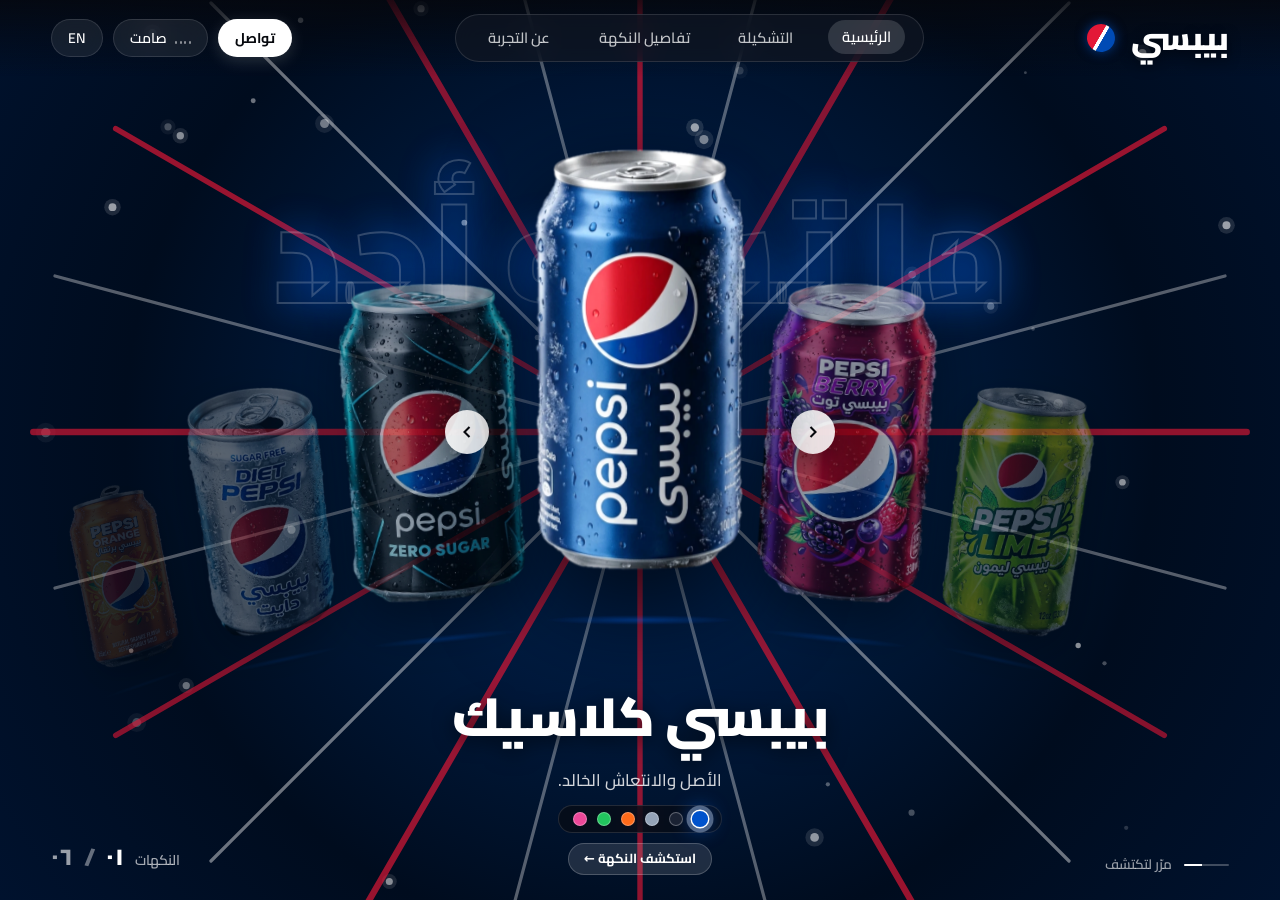
<file: index.html>
<!DOCTYPE html>
<html lang="ar" dir="rtl">
<head>
  <meta charset="UTF-8">
  <meta name="viewport" content="width=device-width, initial-scale=1.0, maximum-scale=5.0, viewport-fit=cover, interactive-widget=resizes-visual">
  <meta name="theme-color" content="#000c1e">
  <title>بيبسي | تجربة تصميم استثنائية</title>
  
  <!-- Fonts -->
  <link rel="preconnect" href="https://fonts.googleapis.com">
  <link rel="preconnect" href="https://fonts.gstatic.com" crossorigin>
  <link href="https://fonts.googleapis.com/css2?family=Cairo:wght@400;600;700;800;900&family=Tajawal:wght@400;500;700;900&family=Inter:wght@400;600;700;800&display=swap" rel="stylesheet">
  
  <!-- Styles -->
  <link rel="stylesheet" href="style.css?v=8">
  <link rel="preload" as="image" href="images/can-classic-cutout.webp" fetchpriority="high">
  
</head>
<body class="home">
  <!-- Page transition curtain -->
  <div class="page-curtain is-revealing" aria-hidden="true"><span class="curtain-mark"></span></div>

  <!-- ========================================================================
       TOP HEADER NAVIGATION (Matching Reference)
       Logo on Right (RTL), Navigation & Controls on Left
       ======================================================================== -->
  <header class="site-header">
    <!-- Brand Logo -->
    <a href="index.html" class="brand-logo" aria-label="Pepsi Home">
      <span class="logo-text" data-i18n="brandName">بيبسي</span>
      <span class="logo-badge" aria-hidden="true"></span>
    </a>

    <!-- Desktop Navigation Links -->
    <nav class="nav-links" aria-label="Primary Navigation">
      <a href="index.html" class="nav-link active" data-i18n="navHome">الرئيسية</a>
      <a href="products.html" class="nav-link" data-i18n="navProducts">التشكيلة</a>
      <a href="product.html?flavor=classic" class="nav-link" data-i18n="navDetails">تفاصيل النكهة</a>
      <a href="about.html" class="nav-link" data-i18n="navStory">عن التجربة</a>
    </nav>

    <!-- Header Actions (Pills matching reference) -->
    <div class="header-actions">
      <!-- Contact / Feedback Pill (Pure Design Experiment Mock) -->
      <button class="action-pill primary open-contact-modal" data-i18n="contactBtn">
        تواصل
      </button>

      <!-- Sound Toggle Pill with Animated Equalizer Bars -->
      <button id="sound-toggle-btn" class="action-pill sound-off" aria-label="Toggle Sound">
        <span class="eq-bars" aria-hidden="true">
          <span class="eq-bar"></span>
          <span class="eq-bar"></span>
          <span class="eq-bar"></span>
          <span class="eq-bar"></span>
        </span>
        <span id="sound-label" data-i18n="soundOff">صامت</span>
      </button>

      <!-- Language Switcher Pill -->
      <button id="lang-toggle-btn" class="action-pill" aria-label="Switch Language">
        EN
      </button>
    </div>
  </header>

  <!-- ========================================================================
       HERO SHOWCASE SECTION
       Dynamic 3D Fan Arc across the screen, Radial Rays, Giant Outlined Words
       ======================================================================== -->
  <main class="hero-showcase">
    <!-- Canvas for Floating Bubbles & Effervescence -->
    <canvas id="particles-canvas" aria-hidden="true"></canvas>

    <!-- Dynamic Radial Burst Rays behind the active can -->
    <div class="rays-container" aria-hidden="true">
      <svg id="rays-svg" class="rays-svg" viewBox="-300 -300 600 600" fill="none" xmlns="http://www.w3.org/2000/svg">
        <!-- 24 radiating lines of alternating lengths and colors -->
        <g stroke-linecap="round">
          <line x1="0" y1="0" x2="0" y2="-280" stroke="var(--flavor-ray-1)" stroke-width="2.5" opacity="0.8" />
          <line x1="0" y1="0" x2="72" y2="-270" stroke="var(--flavor-ray-2)" stroke-width="1.5" opacity="0.4" />
          <line x1="0" y1="0" x2="140" y2="-242" stroke="var(--flavor-ray-1)" stroke-width="3" opacity="0.7" />
          <line x1="0" y1="0" x2="198" y2="-198" stroke="var(--flavor-ray-2)" stroke-width="1.5" opacity="0.5" />
          <line x1="0" y1="0" x2="242" y2="-140" stroke="var(--flavor-ray-1)" stroke-width="2.5" opacity="0.8" />
          <line x1="0" y1="0" x2="270" y2="-72" stroke="var(--flavor-ray-2)" stroke-width="1.5" opacity="0.4" />
          <line x1="0" y1="0" x2="280" y2="0" stroke="var(--flavor-ray-1)" stroke-width="3" opacity="0.75" />
          <line x1="0" y1="0" x2="270" y2="72" stroke="var(--flavor-ray-2)" stroke-width="1.5" opacity="0.4" />
          <line x1="0" y1="0" x2="242" y2="140" stroke="var(--flavor-ray-1)" stroke-width="2.5" opacity="0.7" />
          <line x1="0" y1="0" x2="198" y2="198" stroke="var(--flavor-ray-2)" stroke-width="1.5" opacity="0.5" />
          <line x1="0" y1="0" x2="140" y2="242" stroke="var(--flavor-ray-1)" stroke-width="3" opacity="0.8" />
          <line x1="0" y1="0" x2="72" y2="270" stroke="var(--flavor-ray-2)" stroke-width="1.5" opacity="0.4" />
          <line x1="0" y1="0" x2="0" y2="280" stroke="var(--flavor-ray-1)" stroke-width="2.5" opacity="0.75" />
          <line x1="0" y1="0" x2="-72" y2="270" stroke="var(--flavor-ray-2)" stroke-width="1.5" opacity="0.4" />
          <line x1="0" y1="0" x2="-140" y2="242" stroke="var(--flavor-ray-1)" stroke-width="3" opacity="0.8" />
          <line x1="0" y1="0" x2="-198" y2="198" stroke="var(--flavor-ray-2)" stroke-width="1.5" opacity="0.5" />
          <line x1="0" y1="0" x2="-242" y2="140" stroke="var(--flavor-ray-1)" stroke-width="2.5" opacity="0.7" />
          <line x1="0" y1="0" x2="-270" y2="72" stroke="var(--flavor-ray-2)" stroke-width="1.5" opacity="0.4" />
          <line x1="0" y1="0" x2="-280" y2="0" stroke="var(--flavor-ray-1)" stroke-width="3" opacity="0.75" />
          <line x1="0" y1="0" x2="-270" y2="-72" stroke="var(--flavor-ray-2)" stroke-width="1.5" opacity="0.4" />
          <line x1="0" y1="0" x2="-242" y2="-140" stroke="var(--flavor-ray-1)" stroke-width="2.5" opacity="0.8" />
          <line x1="0" y1="0" x2="-198" y2="-198" stroke="var(--flavor-ray-2)" stroke-width="1.5" opacity="0.5" />
          <line x1="0" y1="0" x2="-140" y2="-242" stroke="var(--flavor-ray-1)" stroke-width="3" opacity="0.7" />
          <line x1="0" y1="0" x2="-72" y2="-270" stroke="var(--flavor-ray-2)" stroke-width="1.5" opacity="0.4" />
        </g>
      </svg>
    </div>

    <!-- Giant Outlined Arabic Typography Layer (Behind Cans - Matches ref-after-3 & ref-after-4) -->
    <div class="bg-outlined-text" aria-hidden="true">
      <div id="outlined-phrase" class="outlined-phrase">ما تشبه أحد</div>
    </div>

    <!-- The 3D Fan Arc Viewport & Stage -->
    <div id="cans-viewport" class="cans-fan-viewport">
      <!-- Circular Navigation Arrows Beside Center Can (Matching Reference) -->
      <button id="arc-prev" class="arc-arrow prev" aria-label="Previous Flavor">
        <svg viewBox="0 0 24 24"><polyline points="15 18 9 12 15 6"></polyline></svg>
      </button>
      <button id="arc-next" class="arc-arrow next" aria-label="Next Flavor">
        <svg viewBox="0 0 24 24"><polyline points="9 18 15 12 9 6"></polyline></svg>
      </button>

      <!-- Stage with all 6 cans -->
      <div id="cans-stage" class="cans-fan-stage">
        <!-- Can 1: Classic -->
        <div class="can-item" data-index="0">
          <div class="can-image-container">
            <img src="images/can-classic-cutout.webp" alt="Pepsi Classic Can" decoding="async" width="540" height="1000">
          </div>
        </div>

        <!-- Can 2: Zero Sugar -->
        <div class="can-item" data-index="1">
          <div class="can-image-container">
            <img src="images/can-zero-cutout.webp" alt="Pepsi Zero Sugar Can" decoding="async" width="540" height="1000">
          </div>
        </div>

        <!-- Can 3: Diet -->
        <div class="can-item" data-index="2">
          <div class="can-image-container">
            <img src="images/can-diet-cutout.webp" alt="Diet Pepsi Can" decoding="async" width="540" height="1000">
          </div>
        </div>

        <!-- Can 4: Orange Twist -->
        <div class="can-item" data-index="3">
          <div class="can-image-container">
            <img src="images/can-orange-cutout.webp" alt="Pepsi Orange Twist Can" decoding="async" width="540" height="1000">
          </div>
        </div>

        <!-- Can 5: Lime Twist -->
        <div class="can-item" data-index="4">
          <div class="can-image-container">
            <img src="images/can-lime-cutout.webp" alt="Pepsi Lime Twist Can" decoding="async" width="540" height="1000">
          </div>
        </div>

        <!-- Can 6: Wild Berry -->
        <div class="can-item" data-index="5">
          <div class="can-image-container">
            <img src="images/can-berry-cutout.webp" alt="Pepsi Wild Berry Can" decoding="async" width="540" height="1000">
          </div>
        </div>
      </div>
    </div>

    <!-- ======================================================================
         BOTTOM CONTROLS BAR (Matching Reference)
         Left: Scroll hint / Center: Flavor title, slogan, dots / Right: Counter
         ====================================================================== -->
    <footer class="hero-bottom-bar">
      <!-- Left: Scroll to explore -->
      <div class="scroll-discover">
        <span class="scroll-line" aria-hidden="true"></span>
        <span data-i18n="scrollDiscover">مرّر لتكتشف</span>
      </div>

      <!-- Center: Flavor Name, Slogan, Dots, Explore Button -->
      <div class="flavor-center-panel">
        <h1 id="flavor-title" class="flavor-title">بيبسي كلاسيك</h1>
        <p id="flavor-slogan" class="flavor-slogan">الأصل والانتعاش الخالد.</p>
        
        <!-- Flavor Dots Selector Bar -->
        <div class="flavor-dots-bar" role="tablist" aria-label="Flavor Selector">
          <button class="flavor-dot active" style="--dot-color: #0052cc;" data-index="0" aria-label="Classic"></button>
          <button class="flavor-dot" style="--dot-color: #1a2233;" data-index="1" aria-label="Zero Sugar"></button>
          <button class="flavor-dot" style="--dot-color: #94a3b8;" data-index="2" aria-label="Diet"></button>
          <button class="flavor-dot" style="--dot-color: #ff6b1a;" data-index="3" aria-label="Orange Twist"></button>
          <button class="flavor-dot" style="--dot-color: #22c55e;" data-index="4" aria-label="Lime Twist"></button>
          <button class="flavor-dot" style="--dot-color: #ec4899;" data-index="5" aria-label="Wild Berry"></button>
        </div>

        <a id="explore-link" href="product.html?flavor=classic" class="explore-cta">
          <span data-i18n="exploreFlavor">استكشف النكهة ←</span>
        </a>
      </div>

      <!-- Right: Flavor Counter (01 / 06) -->
      <div class="flavor-counter-block">
        <span data-i18n="flavorsLabel">النكهات</span>
        <div class="counter-digits" aria-live="polite">
          <span id="counter-current" class="current">٠١</span>
          <span class="sep">/</span>
          <span id="counter-total" class="total">٠٦</span>
        </div>
      </div>
    </footer>
  </main>


  <!-- ========================================================================
       PRODUCT SPOTLIGHT (opens when a can is clicked on the homepage)
       Product on the left, story on the right, animated flavor switching
       ======================================================================== -->
  <section id="spotlight" class="spotlight" role="dialog" aria-modal="true" aria-hidden="true" aria-labelledby="sp-title">
    <div class="sp-bg" aria-hidden="true"></div>
    <div id="sp-rays" class="sp-rays" aria-hidden="true"></div>
    <div class="sp-word-layer" aria-hidden="true"><span id="sp-word" class="sp-word"></span></div>

    <button id="sp-close" class="sp-close" type="button" aria-label="Close">
      <svg viewBox="0 0 24 24" fill="none" stroke="currentColor" stroke-width="2.4" stroke-linecap="round"><line x1="6" y1="6" x2="18" y2="18"/><line x1="18" y1="6" x2="6" y2="18"/></svg>
    </button>

    <div class="sp-layout">
      <div class="sp-stage">
        <div class="sp-halo" aria-hidden="true"></div>
        <div id="sp-can-holder" class="sp-can-holder">
          <img id="sp-can" class="sp-can" src="images/can-classic-cutout.webp" alt="" decoding="async">
        </div>
        <div class="sp-floor" aria-hidden="true"></div>
      </div>

      <div class="sp-info">
        <span id="sp-badge" class="sp-badge sp-anim" style="--s:0"></span>
        <h2 id="sp-title" class="sp-title"></h2>
        <p id="sp-slogan" class="sp-slogan sp-anim" style="--s:2"></p>
        <p id="sp-desc" class="sp-desc sp-anim" style="--s:3"></p>

        <div class="sp-block sp-anim" style="--s:4">
          <h3 class="sp-block-title" data-i18n="spHighlights">أبرز المميزات</h3>
          <ul id="sp-features" class="sp-features"></ul>
        </div>

        <div id="sp-meters" class="sp-meters sp-anim" style="--s:5"></div>
        <div id="sp-specs" class="sp-specs sp-anim" style="--s:6"></div>

        <div class="sp-actions sp-anim" style="--s:7">
          <a id="sp-cta" class="sp-cta" href="product.html?flavor=classic">
            <span data-i18n="spViewProduct">عرض المنتج</span>
            <span class="sp-cta-icon" aria-hidden="true"><svg viewBox="0 0 24 24" fill="none" stroke="currentColor" stroke-width="2.4" stroke-linecap="round" stroke-linejoin="round"><line x1="5" y1="12" x2="19" y2="12"/><polyline points="12 5 19 12 12 19"/></svg></span>
          </a>
          <button id="sp-back" class="sp-ghost" type="button" data-i18n="spBack">رجوع للرئيسية</button>
        </div>
      </div>
    </div>

    <div class="sp-nav">
      <button id="sp-prev" class="sp-arrow" type="button" aria-label="Previous">
        <svg viewBox="0 0 24 24"><polyline points="15 18 9 12 15 6"></polyline></svg>
      </button>
      <div id="sp-thumbs" class="sp-thumbs"></div>
      <button id="sp-next" class="sp-arrow" type="button" aria-label="Next">
        <svg viewBox="0 0 24 24"><polyline points="9 18 15 12 9 6"></polyline></svg>
      </button>
      <span id="sp-counter" class="sp-counter"></span>
    </div>
  </section>

  <!-- ========================================================================
       CREATIVE FEEDBACK MODAL (Pure Mock - No Purchase / Non-official Experiment)
       ======================================================================== -->
  <div id="contact-modal" class="modal-backdrop" aria-hidden="true" role="dialog">
    <div class="modal-dialog">
      <button id="modal-close-btn" class="modal-close" aria-label="Close Modal">&times;</button>
      <h3 data-i18n="contactModalTitle">تجربة التصميم الإبداعي</h3>
      <p data-i18n="contactModalDesc">هذا نموذج تصميم ومحاكاة بصرية غير رسمية، نرحب بآرائك وتقييمك الفني للتجربة.</p>
      
      <form id="feedback-form">
        <div class="form-group">
          <label for="fb-name" data-i18n="contactName">الاسم الكريم</label>
          <input type="text" id="fb-name" class="form-control" required placeholder="مثال: أحمد">
        </div>
        <div class="form-group">
          <label for="fb-email" data-i18n="contactEmail">البريد الإلكتروني</label>
          <input type="email" id="fb-email" class="form-control" required placeholder="name@example.com">
        </div>
        <div class="form-group">
          <label for="fb-notes" data-i18n="contactNotes">ملاحظاتك وانطباعك عن التصميم</label>
          <textarea id="fb-notes" class="form-control" rows="3" required placeholder="أخبرنا برأيك في الحركة والإضاءة..."></textarea>
        </div>
        <button type="submit" class="submit-btn" data-i18n="contactSubmit">إرسال التقييم الإبداعي</button>
      </form>
    </div>
  </div>

  <!-- Toast Notification -->
  <div id="toast-notice" class="toast-notice" role="status" aria-live="polite"></div>

  <!-- Scripts -->
  <script src="script.js?v=7" defer></script>
</body>
</html>
</file>
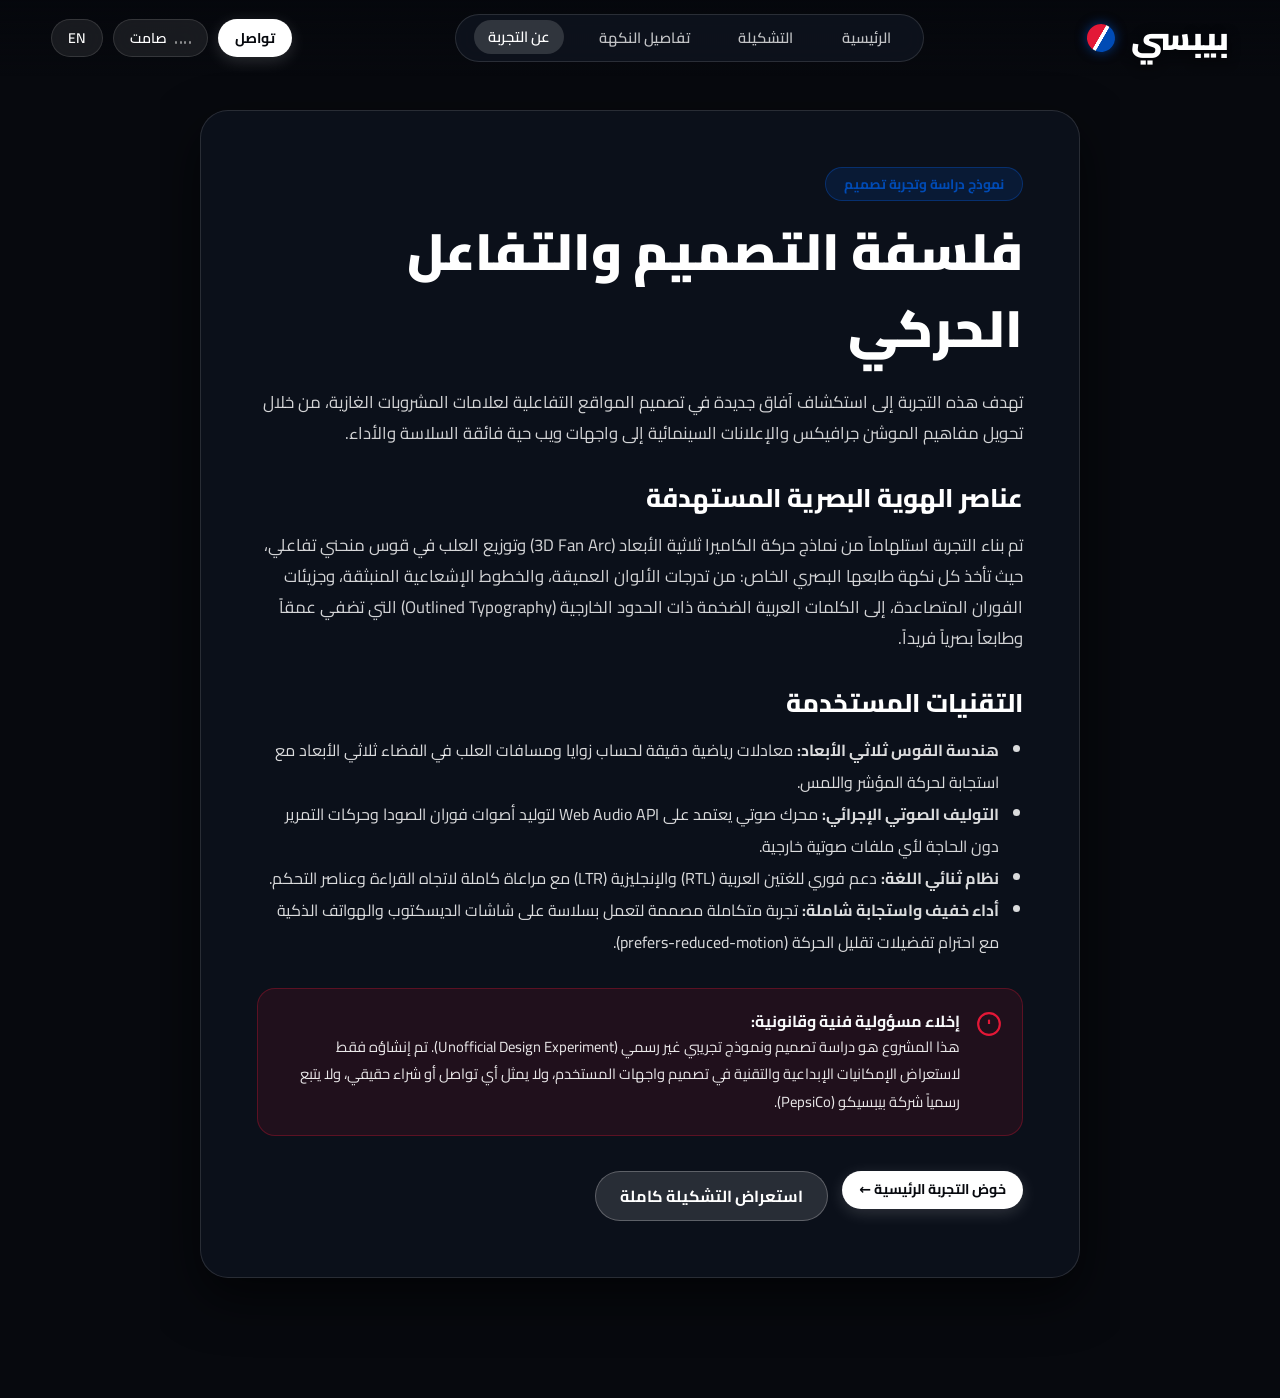
<file: about.html>
<!DOCTYPE html>
<html lang="ar" dir="rtl">
<head>
  <meta charset="UTF-8">
  <meta name="viewport" content="width=device-width, initial-scale=1.0, maximum-scale=5.0, viewport-fit=cover, interactive-widget=resizes-visual">
  <meta name="theme-color" content="#07090e">
  <title>عن تجربة التصميم | بيبسي</title>
  
  <!-- Fonts -->
  <link rel="preconnect" href="https://fonts.googleapis.com">
  <link rel="preconnect" href="https://fonts.gstatic.com" crossorigin>
  <link href="https://fonts.googleapis.com/css2?family=Cairo:wght@400;600;700;800;900&family=Tajawal:wght@400;500;700;900&family=Inter:wght@400;600;700;800&display=swap" rel="stylesheet">
  
  <!-- Styles -->
  <link rel="stylesheet" href="style.css?v=8">
</head>
<body>
  <!-- Page transition curtain -->
  <div class="page-curtain is-revealing" aria-hidden="true"><span class="curtain-mark"></span></div>

  <!-- Top Header Navigation -->
  <header class="site-header">
    <a href="index.html" class="brand-logo" aria-label="Pepsi Home">
      <span class="logo-text" data-i18n="brandName">بيبسي</span>
      <span class="logo-badge" aria-hidden="true"></span>
    </a>

    <nav class="nav-links" aria-label="Primary Navigation">
      <a href="index.html" class="nav-link" data-i18n="navHome">الرئيسية</a>
      <a href="products.html" class="nav-link" data-i18n="navProducts">التشكيلة</a>
      <a href="product.html?flavor=classic" class="nav-link" data-i18n="navDetails">تفاصيل النكهة</a>
      <a href="about.html" class="nav-link active" data-i18n="navStory">عن التجربة</a>
    </nav>

    <div class="header-actions">
      <button class="action-pill primary open-contact-modal" data-i18n="contactBtn">تواصل</button>
      <button id="sound-toggle-btn" class="action-pill sound-off" aria-label="Toggle Sound">
        <span class="eq-bars" aria-hidden="true">
          <span class="eq-bar"></span>
          <span class="eq-bar"></span>
          <span class="eq-bar"></span>
          <span class="eq-bar"></span>
        </span>
        <span id="sound-label" data-i18n="soundOff">صامت</span>
      </button>
      <button id="lang-toggle-btn" class="action-pill" aria-label="Switch Language">EN</button>
    </div>
  </header>

  <!-- Main Story Content -->
  <main class="story-container">
    <article class="story-card" data-reveal>
      <span class="catalog-badge">نموذج دراسة وتجربة تصميم</span>
      <h1>فلسفة التصميم والتفاعل الحركي</h1>
      
      <p>
        تهدف هذه التجربة إلى استكشاف آفاق جديدة في تصميم المواقع التفاعلية لعلامات المشروبات الغازية، من خلال تحويل مفاهيم الموشن جرافيكس والإعلانات السينمائية إلى واجهات ويب حية فائقة السلاسة والأداء.
      </p>

      <h2>عناصر الهوية البصرية المستهدفة</h2>
      <p>
        تم بناء التجربة استلهاماً من نماذج حركة الكاميرا ثلاثية الأبعاد (3D Fan Arc) وتوزيع العلب في قوس منحني تفاعلي، حيث تأخذ كل نكهة طابعها البصري الخاص: من تدرجات الألوان العميقة، والخطوط الإشعاعية المنبثقة، وجزيئات الفوران المتصاعدة، إلى الكلمات العربية الضخمة ذات الحدود الخارجية (Outlined Typography) التي تضفي عمقاً وطابعاً بصرياً فريداً.
      </p>

      <h2>التقنيات المستخدمة</h2>
      <ul style="list-style-type: disc; padding-inline-start: 24px; color: rgba(255,255,255,0.85); line-height: 2;">
        <li><strong>هندسة القوس ثلاثي الأبعاد:</strong> معادلات رياضية دقيقة لحساب زوايا ومسافات العلب في الفضاء ثلاثي الأبعاد مع استجابة لحركة المؤشر واللمس.</li>
        <li><strong>التوليف الصوتي الإجرائي:</strong> محرك صوتي يعتمد على Web Audio API لتوليد أصوات فوران الصودا وحركات التمرير دون الحاجة لأي ملفات صوتية خارجية.</li>
        <li><strong>نظام ثنائي اللغة:</strong> دعم فوري للغتين العربية (RTL) والإنجليزية (LTR) مع مراعاة كاملة لاتجاه القراءة وعناصر التحكم.</li>
        <li><strong>أداء خفيف واستجابة شاملة:</strong> تجربة متكاملة مصممة لتعمل بسلاسة على شاشات الديسكتوب والهواتف الذكية مع احترام تفضيلات تقليل الحركة (prefers-reduced-motion).</li>
      </ul>

      <!-- Disclaimer Box -->
      <div class="disclaimer-box">
        <svg viewBox="0 0 24 24" fill="none" stroke-width="2"><circle cx="12" cy="12" r="10"></circle><line x1="12" y1="8" x2="12" y2="12"></line><line x1="12" y1="16" x2="12.01" y2="16"></line></svg>
        <div>
          <strong>إخلاء مسؤولية فنية وقانونية:</strong>
          <p>
            هذا المشروع هو دراسة تصميم ونموذج تجريبي غير رسمي (Unofficial Design Experiment). تم إنشاؤه فقط لاستعراض الإمكانيات الإبداعية والتقنية في تصميم واجهات المستخدم، ولا يمثل أي تواصل أو شراء حقيقي، ولا يتبع رسمياً شركة بيبسيكو (PepsiCo).
          </p>
        </div>
      </div>

      <div style="margin-top: 35px; display: flex; gap: 14px; flex-wrap: wrap;">
        <a href="index.html" class="action-pill primary">خوض التجربة الرئيسية ←</a>
        <a href="products.html" class="back-btn">استعراض التشكيلة كاملة</a>
      </div>
    </article>
  </main>

  <!-- Creative Feedback Modal -->
  <div id="contact-modal" class="modal-backdrop" aria-hidden="true" role="dialog">
    <div class="modal-dialog">
      <button id="modal-close-btn" class="modal-close" aria-label="Close Modal">&times;</button>
      <h3 data-i18n="contactModalTitle">تجربة التصميم الإبداعي</h3>
      <p data-i18n="contactModalDesc">هذا نموذج تصميم ومحاكاة بصرية غير رسمية، نرحب بآرائك وتقييمك الفني للتجربة.</p>
      
      <form id="feedback-form">
        <div class="form-group">
          <label for="fb-name" data-i18n="contactName">الاسم الكريم</label>
          <input type="text" id="fb-name" class="form-control" required placeholder="مثال: أحمد">
        </div>
        <div class="form-group">
          <label for="fb-email" data-i18n="contactEmail">البريد الإلكتروني</label>
          <input type="email" id="fb-email" class="form-control" required placeholder="name@example.com">
        </div>
        <div class="form-group">
          <label for="fb-notes" data-i18n="contactNotes">ملاحظاتك وانطباعك عن التصميم</label>
          <textarea id="fb-notes" class="form-control" rows="3" required placeholder="أخبرنا برأيك في الحركة والإضاءة..."></textarea>
        </div>
        <button type="submit" class="submit-btn" data-i18n="contactSubmit">إرسال التقييم الإبداعي</button>
      </form>
    </div>
  </div>

  <div id="toast-notice" class="toast-notice" role="status" aria-live="polite"></div>

  <!-- Scripts -->
  <script src="script.js?v=7" defer></script>
</body>
</html>
</file>
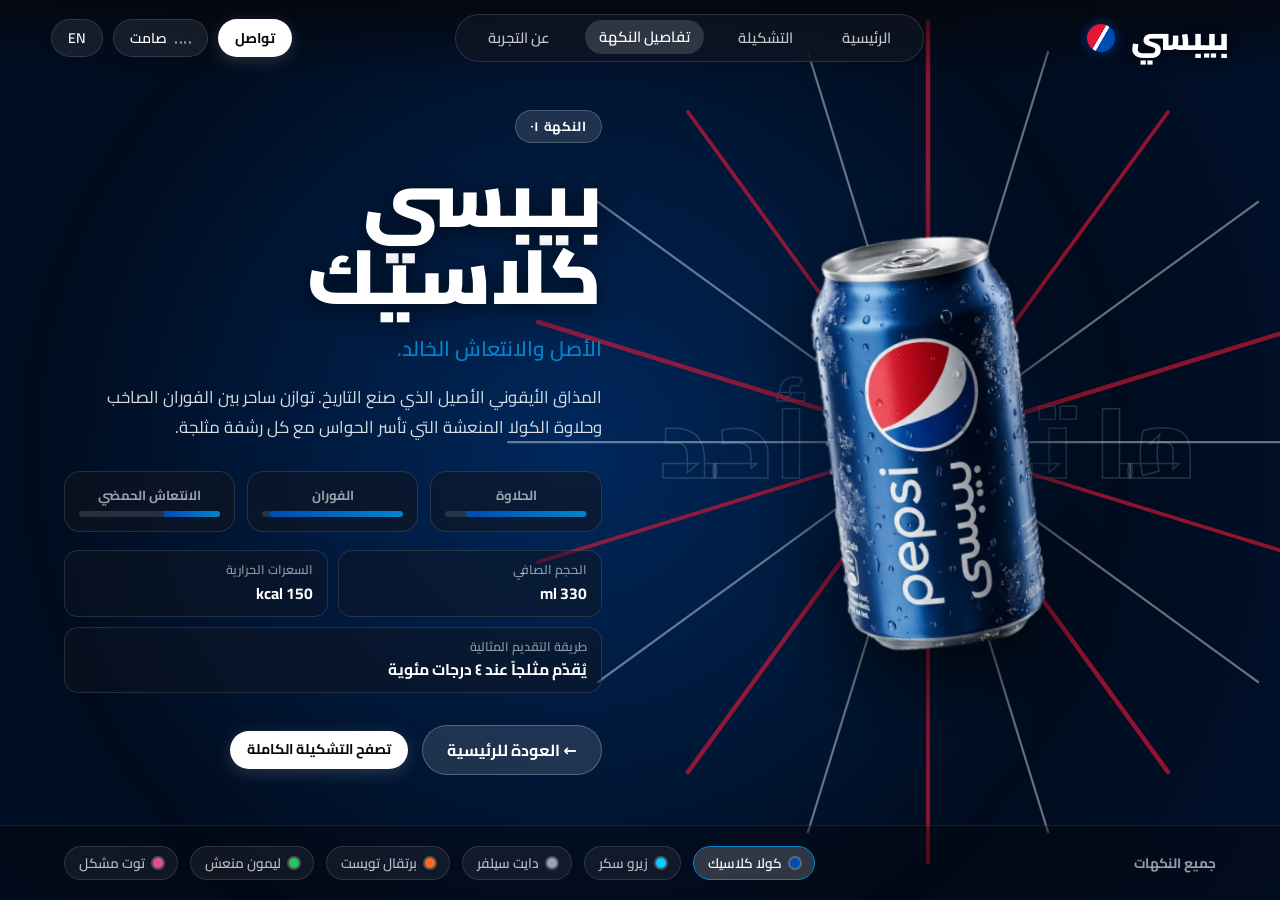
<file: product.html>
<!DOCTYPE html>
<html lang="ar" dir="rtl">
<head>
  <meta charset="UTF-8">
  <meta name="viewport" content="width=device-width, initial-scale=1.0, maximum-scale=5.0, viewport-fit=cover, interactive-widget=resizes-visual">
  <meta name="theme-color" content="#000c1e">
  <title>تفاصيل النكهة | بيبسي</title>
  
  <!-- Fonts -->
  <link rel="preconnect" href="https://fonts.googleapis.com">
  <link rel="preconnect" href="https://fonts.gstatic.com" crossorigin>
  <link href="https://fonts.googleapis.com/css2?family=Cairo:wght@400;600;700;800;900&family=Tajawal:wght@400;500;700;900&family=Inter:wght@400;600;700;800&display=swap" rel="stylesheet">
  
  <!-- Styles -->
  <link rel="stylesheet" href="style.css?v=8">
  
</head>
<body class="product-detail-view">
  <!-- Page transition curtain -->
  <div class="page-curtain is-revealing" aria-hidden="true"><span class="curtain-mark"></span></div>

  <!-- Top Header Navigation -->
  <header class="site-header">
    <a href="index.html" class="brand-logo" aria-label="Pepsi Home">
      <span class="logo-text" data-i18n="brandName">بيبسي</span>
      <span class="logo-badge" aria-hidden="true"></span>
    </a>

    <nav class="nav-links" aria-label="Primary Navigation">
      <a href="index.html" class="nav-link" data-i18n="navHome">الرئيسية</a>
      <a href="products.html" class="nav-link" data-i18n="navProducts">التشكيلة</a>
      <a href="product.html?flavor=classic" class="nav-link active" data-i18n="navDetails">تفاصيل النكهة</a>
      <a href="about.html" class="nav-link" data-i18n="navStory">عن التجربة</a>
    </nav>

    <div class="header-actions">
      <button class="action-pill primary open-contact-modal" data-i18n="contactBtn">تواصل</button>
      <button id="sound-toggle-btn" class="action-pill sound-off" aria-label="Toggle Sound">
        <span class="eq-bars" aria-hidden="true">
          <span class="eq-bar"></span>
          <span class="eq-bar"></span>
          <span class="eq-bar"></span>
          <span class="eq-bar"></span>
        </span>
        <span id="sound-label" data-i18n="soundOff">صامت</span>
      </button>
      <button id="lang-toggle-btn" class="action-pill" aria-label="Switch Language">EN</button>
    </div>
  </header>

  <!-- ========================================================================
       PRODUCT DETAIL SHOWCASE
       Matching Reference: ref-after-2-cola-rays.png
       Giant Tilted Can in center, dynamic radial rays, side info panel
       ======================================================================== -->
  <main class="detail-main">
    <!-- Center / Left Stage: Tilted Hero Can with Radial Burst Rays -->
    <div class="detail-can-stage">
      <div class="detail-word-layer" aria-hidden="true"><span id="detail-word" class="detail-word"></span></div>
      <div class="detail-rays" aria-hidden="true">
        <svg class="rays-svg" viewBox="-300 -300 600 600" fill="none" xmlns="http://www.w3.org/2000/svg">
          <g stroke-linecap="round">
            <line x1="0" y1="0" x2="0" y2="-280" stroke="var(--flavor-ray-1)" stroke-width="3" opacity="0.8" />
            <line x1="0" y1="0" x2="80" y2="-260" stroke="var(--flavor-ray-2)" stroke-width="1.5" opacity="0.5" />
            <line x1="0" y1="0" x2="160" y2="-220" stroke="var(--flavor-ray-1)" stroke-width="2.5" opacity="0.8" />
            <line x1="0" y1="0" x2="220" y2="-160" stroke="var(--flavor-ray-2)" stroke-width="1.5" opacity="0.5" />
            <line x1="0" y1="0" x2="260" y2="-80" stroke="var(--flavor-ray-1)" stroke-width="3" opacity="0.75" />
            <line x1="0" y1="0" x2="280" y2="0" stroke="var(--flavor-ray-2)" stroke-width="1.5" opacity="0.5" />
            <line x1="0" y1="0" x2="260" y2="80" stroke="var(--flavor-ray-1)" stroke-width="2.5" opacity="0.8" />
            <line x1="0" y1="0" x2="220" y2="160" stroke="var(--flavor-ray-2)" stroke-width="1.5" opacity="0.5" />
            <line x1="0" y1="0" x2="160" y2="220" stroke="var(--flavor-ray-1)" stroke-width="3" opacity="0.8" />
            <line x1="0" y1="0" x2="80" y2="260" stroke="var(--flavor-ray-2)" stroke-width="1.5" opacity="0.5" />
            <line x1="0" y1="0" x2="0" y2="280" stroke="var(--flavor-ray-1)" stroke-width="2.5" opacity="0.8" />
            <line x1="0" y1="0" x2="-80" y2="260" stroke="var(--flavor-ray-2)" stroke-width="1.5" opacity="0.5" />
            <line x1="0" y1="0" x2="-160" y2="220" stroke="var(--flavor-ray-1)" stroke-width="3" opacity="0.8" />
            <line x1="0" y1="0" x2="-220" y2="160" stroke="var(--flavor-ray-2)" stroke-width="1.5" opacity="0.5" />
            <line x1="0" y1="0" x2="-260" y2="80" stroke="var(--flavor-ray-1)" stroke-width="2.5" opacity="0.8" />
            <line x1="0" y1="0" x2="-280" y2="0" stroke="var(--flavor-ray-2)" stroke-width="1.5" opacity="0.5" />
            <line x1="0" y1="0" x2="-260" y2="-80" stroke="var(--flavor-ray-1)" stroke-width="3" opacity="0.75" />
            <line x1="0" y1="0" x2="-220" y2="-160" stroke="var(--flavor-ray-2)" stroke-width="1.5" opacity="0.5" />
            <line x1="0" y1="0" x2="-160" y2="-220" stroke="var(--flavor-ray-1)" stroke-width="2.5" opacity="0.8" />
            <line x1="0" y1="0" x2="-80" y2="-260" stroke="var(--flavor-ray-2)" stroke-width="1.5" opacity="0.5" />
          </g>
        </svg>
      </div>

      <!-- Hero Tilted Can Wrapper -->
      <div id="detail-can-wrap" class="detail-can-wrap">
        <img id="detail-can-img" src="images/can-classic-cutout.webp" alt="Pepsi Can Showcase" width="540" height="1000" decoding="async" fetchpriority="high">
      </div>
    </div>

    <!-- Right / Information Panel -->
    <div class="detail-info-panel">
      <div class="detail-badge-row" style="--s:0">
        <span id="detail-badge" class="flavor-badge-pill">النكهة ٠١</span>
      </div>

      <h1 id="detail-title" class="detail-flavor-name" style="--s:1">بيبسي كلاسيك</h1>
      <p id="detail-slogan" class="detail-flavor-slogan" style="--s:2">الأصل والانتعاش الخالد.</p>
      
      <p id="detail-desc" class="detail-narrative" style="--s:3">
        المذاق الأيقوني الأصيل الذي صنع التاريخ. توازن ساحر بين الفوران الصاخب وحلاوة الكولا المنعشة التي تأسر الحواس مع كل رشفة مثلجة.
      </p>

      <!-- Sensory Meter Grid -->
      <div class="sensory-grid" style="--s:4">
        <div class="sensory-card">
          <strong data-i18n="sensorySweet">الحلاوة</strong>
          <div class="sensory-bar"><div id="sweet-fill" class="sensory-fill" style="width: 85%;"></div></div>
        </div>
        <div class="sensory-card">
          <strong data-i18n="sensoryFizz">الفوران</strong>
          <div class="sensory-bar"><div id="fizz-fill" class="sensory-fill" style="width: 95%;"></div></div>
        </div>
        <div class="sensory-card">
          <strong data-i18n="sensoryZest">الانتعاش الحمضي</strong>
          <div class="sensory-bar"><div id="zest-fill" class="sensory-fill" style="width: 40%;"></div></div>
        </div>
      </div>

      <!-- Specs & Serving -->
      <div class="detail-specs" style="--s:5">
        <div class="detail-spec"><span data-i18n="volumeLabel">الحجم الصافي</span><strong id="volume-val">330 ml</strong></div>
        <div class="detail-spec"><span data-i18n="caloriesLabel">السعرات الحرارية</span><strong id="calories-val">150 kcal</strong></div>
        <div class="detail-spec wide"><span data-i18n="servingTitle">طريقة التقديم المثالية</span><strong id="serving-val">يُقدّم مثلجاً عند ٤ درجات مئوية</strong></div>
      </div>

      <!-- Actions -->
      <div class="detail-actions" style="--s:6">
        <a href="index.html" class="back-btn" data-i18n="backToHome">← العودة للرئيسية</a>
        <a href="products.html" class="action-pill primary" data-i18n="browseLineup">تصفح التشكيلة الكاملة</a>
      </div>
    </div>
  </main>

  <!-- Quick Flavor Switcher Bar at Bottom of Detail View -->
  <footer class="detail-flavor-nav">
    <div class="detail-nav-label" data-i18n="allFlavors">
      جميع النكهات
    </div>
    <div id="detail-flavor-nav-pills" class="flavor-nav-dots">
      <!-- Populated dynamically by script.js -->
    </div>
  </footer>

  <!-- Creative Feedback Modal -->
  <div id="contact-modal" class="modal-backdrop" aria-hidden="true" role="dialog">
    <div class="modal-dialog">
      <button id="modal-close-btn" class="modal-close" aria-label="Close Modal">&times;</button>
      <h3 data-i18n="contactModalTitle">تجربة التصميم الإبداعي</h3>
      <p data-i18n="contactModalDesc">هذا نموذج تصميم ومحاكاة بصرية غير رسمية، نرحب بآرائك وتقييمك الفني للتجربة.</p>
      
      <form id="feedback-form">
        <div class="form-group">
          <label for="fb-name" data-i18n="contactName">الاسم الكريم</label>
          <input type="text" id="fb-name" class="form-control" required placeholder="مثال: أحمد">
        </div>
        <div class="form-group">
          <label for="fb-email" data-i18n="contactEmail">البريد الإلكتروني</label>
          <input type="email" id="fb-email" class="form-control" required placeholder="name@example.com">
        </div>
        <div class="form-group">
          <label for="fb-notes" data-i18n="contactNotes">ملاحظاتك وانطباعك عن التصميم</label>
          <textarea id="fb-notes" class="form-control" rows="3" required placeholder="أخبرنا برأيك في الحركة والإضاءة..."></textarea>
        </div>
        <button type="submit" class="submit-btn" data-i18n="contactSubmit">إرسال التقييم الإبداعي</button>
      </form>
    </div>
  </div>

  <div id="toast-notice" class="toast-notice" role="status" aria-live="polite"></div>

  <!-- Scripts -->
  <script src="script.js?v=7" defer></script>
</body>
</html>
</file>
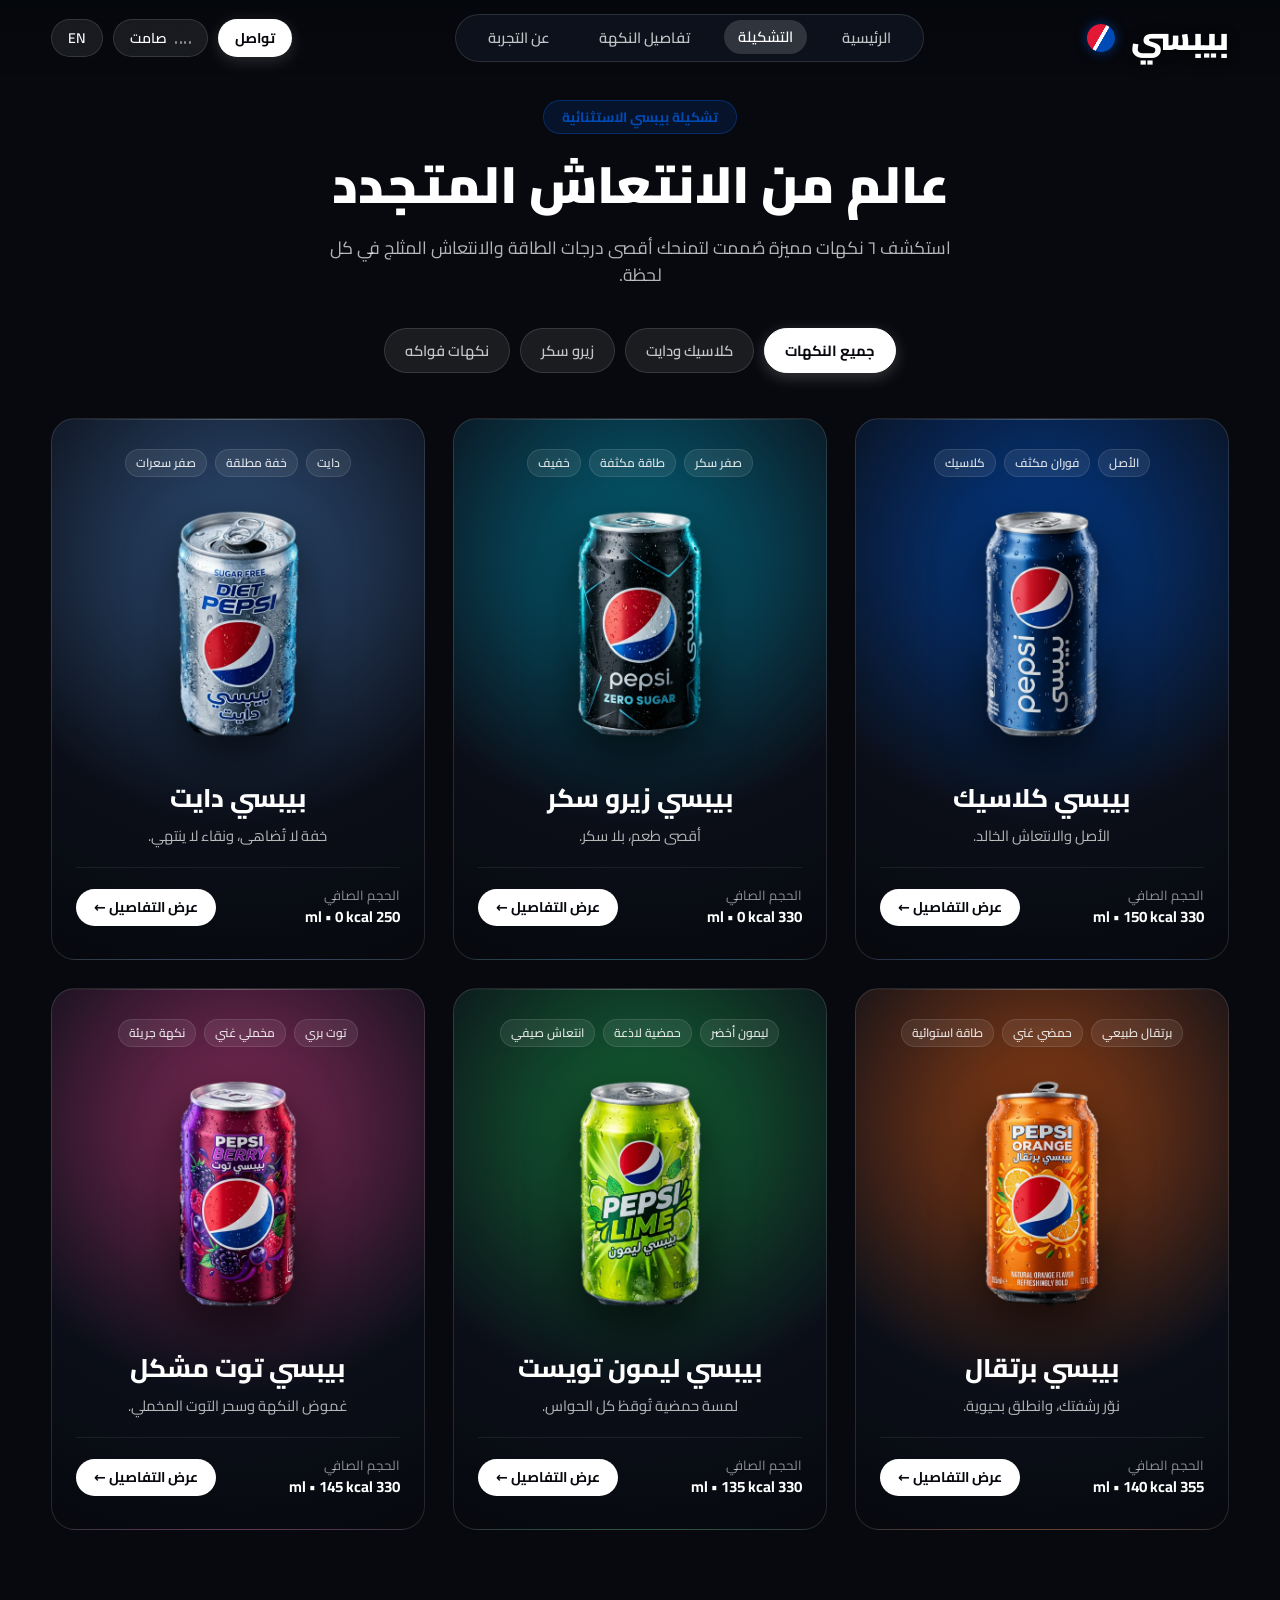
<file: products.html>
<!DOCTYPE html>
<html lang="ar" dir="rtl">
<head>
  <meta charset="UTF-8">
  <meta name="viewport" content="width=device-width, initial-scale=1.0, maximum-scale=5.0, viewport-fit=cover, interactive-widget=resizes-visual">
  <meta name="theme-color" content="#07090e">
  <title>تشكيلة بيبسي | عالم من الانتعاش المتجدد</title>
  
  <!-- Fonts -->
  <link rel="preconnect" href="https://fonts.googleapis.com">
  <link rel="preconnect" href="https://fonts.gstatic.com" crossorigin>
  <link href="https://fonts.googleapis.com/css2?family=Cairo:wght@400;600;700;800;900&family=Tajawal:wght@400;500;700;900&family=Inter:wght@400;600;700;800&display=swap" rel="stylesheet">
  
  <!-- Styles -->
  <link rel="stylesheet" href="style.css?v=8">
</head>
<body>
  <!-- Page transition curtain -->
  <div class="page-curtain is-revealing" aria-hidden="true"><span class="curtain-mark"></span></div>

  <!-- Top Header Navigation -->
  <header class="site-header">
    <a href="index.html" class="brand-logo" aria-label="Pepsi Home">
      <span class="logo-text" data-i18n="brandName">بيبسي</span>
      <span class="logo-badge" aria-hidden="true"></span>
    </a>

    <nav class="nav-links" aria-label="Primary Navigation">
      <a href="index.html" class="nav-link" data-i18n="navHome">الرئيسية</a>
      <a href="products.html" class="nav-link active" data-i18n="navProducts">التشكيلة</a>
      <a href="product.html?flavor=classic" class="nav-link" data-i18n="navDetails">تفاصيل النكهة</a>
      <a href="about.html" class="nav-link" data-i18n="navStory">عن التجربة</a>
    </nav>

    <div class="header-actions">
      <button class="action-pill primary open-contact-modal" data-i18n="contactBtn">تواصل</button>
      <button id="sound-toggle-btn" class="action-pill sound-off" aria-label="Toggle Sound">
        <span class="eq-bars" aria-hidden="true">
          <span class="eq-bar"></span>
          <span class="eq-bar"></span>
          <span class="eq-bar"></span>
          <span class="eq-bar"></span>
        </span>
        <span id="sound-label" data-i18n="soundOff">صامت</span>
      </button>
      <button id="lang-toggle-btn" class="action-pill" aria-label="Switch Language">EN</button>
    </div>
  </header>

  <!-- Page Main Content -->
  <main class="page-container">
    <section class="catalog-header" data-reveal>
      <span class="catalog-badge" data-i18n="exclusiveLineup">تشكيلة بيبسي الاستثنائية</span>
      <h1 class="catalog-title" data-i18n="lineupTitle">عالم من الانتعاش المتجدد</h1>
      <p class="catalog-subtitle" data-i18n="lineupSubtitle">
        استكشف ٦ نكهات مميزة صُممت لتمنحك أقصى درجات الطاقة والانتعاش المثلج في كل لحظة.
      </p>
    </section>

    <!-- Filter Bar -->
    <div class="filter-bar" role="tablist" data-reveal style="--rd:120ms">
      <button class="filter-btn active" data-filter="all" data-i18n="allFlavors">جميع النكهات</button>
      <button class="filter-btn" data-filter="classic" data-i18n="classicDiet">كلاسيك ودايت</button>
      <button class="filter-btn" data-filter="zero" data-i18n="zeroSugar">زيرو سكر</button>
      <button class="filter-btn" data-filter="fruit" data-i18n="fruitTwist">نكهات فواكه</button>
    </div>

    <!-- Products Grid (Populated dynamically) -->
    <div id="catalog-products-grid" class="products-grid">
    </div>
  </main>

  <!-- Creative Feedback Modal -->
  <div id="contact-modal" class="modal-backdrop" aria-hidden="true" role="dialog">
    <div class="modal-dialog">
      <button id="modal-close-btn" class="modal-close" aria-label="Close Modal">&times;</button>
      <h3 data-i18n="contactModalTitle">تجربة التصميم الإبداعي</h3>
      <p data-i18n="contactModalDesc">هذا نموذج تصميم ومحاكاة بصرية غير رسمية، نرحب بآرائك وتقييمك الفني للتجربة.</p>
      
      <form id="feedback-form">
        <div class="form-group">
          <label for="fb-name" data-i18n="contactName">الاسم الكريم</label>
          <input type="text" id="fb-name" class="form-control" required placeholder="مثال: أحمد">
        </div>
        <div class="form-group">
          <label for="fb-email" data-i18n="contactEmail">البريد الإلكتروني</label>
          <input type="email" id="fb-email" class="form-control" required placeholder="name@example.com">
        </div>
        <div class="form-group">
          <label for="fb-notes" data-i18n="contactNotes">ملاحظاتك وانطباعك عن التصميم</label>
          <textarea id="fb-notes" class="form-control" rows="3" required placeholder="أخبرنا برأيك في الحركة والإضاءة..."></textarea>
        </div>
        <button type="submit" class="submit-btn" data-i18n="contactSubmit">إرسال التقييم الإبداعي</button>
      </form>
    </div>
  </div>

  <div id="toast-notice" class="toast-notice" role="status" aria-live="polite"></div>

  <!-- Scripts -->
  <script src="script.js?v=7" defer></script>
</body>
</html>
</file>
<file: style.css>
/* ==========================================================================
   PEPSI BRAND DESIGN EXPERIMENT - MASTER STYLESHEET
   Identity inspired by modern beverage motion branding references
   RTL First with full LTR English support
   ========================================================================== */

/* Fonts are loaded once via <link> in each page (no duplicate @import) */

/* Registered color properties: lets the flavor gradients interpolate smoothly */
@property --flavor-bg-start { syntax: '<color>'; inherits: true; initial-value: #000c1e; }
@property --flavor-bg-mid { syntax: '<color>'; inherits: true; initial-value: #00285d; }
@property --flavor-bg-end { syntax: '<color>'; inherits: true; initial-value: #00122e; }
@property --flavor-primary { syntax: '<color>'; inherits: true; initial-value: #004bb5; }
@property --flavor-accent { syntax: '<color>'; inherits: true; initial-value: #0085ca; }
@property --flavor-glow { syntax: '<color>'; inherits: true; initial-value: rgba(0, 102, 245, 0.55); }
@property --flavor-ray-1 { syntax: '<color>'; inherits: true; initial-value: #e31837; }
@property --flavor-ray-2 { syntax: '<color>'; inherits: true; initial-value: #ffffff; }
@property --flavor-text-stroke { syntax: '<color>'; inherits: true; initial-value: rgba(255, 255, 255, 0.22); }

:root {
  /* Default Flavor Theme: Pepsi Classic (Royal Blue) */
  --flavor-bg-start: #000c1e;
  --flavor-bg-mid: #00224d;
  --flavor-bg-end: #00122e;
  --flavor-primary: #004bb5;
  --flavor-accent: #0066f5;
  --flavor-glow: rgba(0, 102, 245, 0.45);
  --flavor-ray-1: #e31837;
  --flavor-ray-2: #ffffff;
  --flavor-text-stroke: rgba(255, 255, 255, 0.18);
  
  /* Brand Constants */
  --pepsi-blue: #004bb5;
  --pepsi-red: #e31837;
  --pepsi-dark: #07090e;
  --pepsi-light: #f8fafc;
  
  /* UI Surface & Glassmorphism */
  --glass-bg: rgba(13, 17, 28, 0.65);
  --glass-border: rgba(255, 255, 255, 0.12);
  --glass-pill: rgba(255, 255, 255, 0.08);
  --glass-pill-hover: rgba(255, 255, 255, 0.18);
  --glass-pill-active: rgba(255, 255, 255, 0.95);
  --glass-blur: blur(12px);
  
  /* Typography */
  --font-arabic: 'Cairo', 'Tajawal', system-ui, -apple-system, sans-serif;
  --font-latin: 'Inter', system-ui, -apple-system, sans-serif;
  
  /* Transitions */
  --transition-theme: background 0.75s cubic-bezier(0.2, 0.8, 0.2, 1), 
                      border-color 0.5s ease, 
                      color 0.4s ease;
  --transition-motion: transform 0.65s cubic-bezier(0.22, 1, 0.36, 1), 
                       opacity 0.5s ease, 
                       filter 0.5s ease;

  transition: --flavor-bg-start 0.8s ease, --flavor-bg-mid 0.8s ease, --flavor-bg-end 0.8s ease,
              --flavor-primary 0.6s ease, --flavor-accent 0.6s ease, --flavor-glow 0.6s ease,
              --flavor-ray-1 0.6s ease, --flavor-ray-2 0.6s ease, --flavor-text-stroke 0.6s ease;
}

/* Base Reset & Box Sizing */
*, *::before, *::after {
  box-sizing: border-box;
  margin: 0;
  padding: 0;
  -webkit-font-smoothing: antialiased;
  -moz-osx-font-smoothing: grayscale;
}

html {
  font-size: 16px;
  scroll-behavior: smooth;
  height: 100%;
}

body {
  font-family: var(--font-arabic);
  background-color: var(--pepsi-dark);
  color: var(--pepsi-light);
  min-height: 100%;
  line-height: 1.5;
  overflow-x: hidden;
  direction: rtl;
  text-align: right;
}

::selection { background: var(--flavor-accent); color: #fff; }

:focus-visible {
  outline: 2px solid #ffffff;
  outline-offset: 3px;
}

/* LTR English Override */
body.ltr {
  direction: ltr;
  text-align: left;
  font-family: var(--font-latin), var(--font-arabic);
}

a {
  color: inherit;
  text-decoration: none;
  transition: opacity 0.25s ease, transform 0.25s ease;
}

button {
  font-family: inherit;
  cursor: pointer;
  border: none;
  background: none;
  outline: none;
}

/* ==========================================================================
   NAVIGATION BAR (Top Fixed)
   Matching Reference: Logo on Right (RTL), Controls on Left
   ========================================================================== */

.site-header {
  position: fixed;
  top: 0;
  left: 0;
  right: 0;
  height: 76px;
  z-index: 100;
  display: flex;
  align-items: center;
  justify-content: space-between;
  padding: 0 clamp(1.2rem, 4vw, 3.5rem);
  background: linear-gradient(180deg, rgba(5, 7, 12, 0.8) 0%, rgba(5, 7, 12, 0) 100%);
  pointer-events: none;
}

.site-header > * {
  pointer-events: auto;
}

/* Brand Logo */
.brand-logo {
  display: flex;
  align-items: center;
  gap: 10px;
  text-decoration: none;
}

.logo-text {
  font-size: 2rem;
  font-weight: 900;
  letter-spacing: -0.02em;
  color: #ffffff;
  display: flex;
  align-items: baseline;
  text-shadow: 0 2px 12px rgba(0, 0, 0, 0.5);
}

.logo-badge {
  display: inline-flex;
  align-items: center;
  justify-content: center;
  width: 28px;
  height: 28px;
  border-radius: 50%;
  background: linear-gradient(135deg, var(--pepsi-red) 0%, var(--pepsi-red) 45%, #ffffff 46%, #ffffff 54%, var(--pepsi-blue) 55%, var(--pepsi-blue) 100%);
  box-shadow: 0 0 12px rgba(0, 102, 245, 0.5);
  margin-inline-start: 6px;
  transform: rotate(-15deg);
}

/* Navigation Links (Desktop) */
.nav-links {
  display: flex;
  align-items: center;
  gap: clamp(0.8rem, 1.6vw, 1.8rem);
  background: rgba(18, 23, 36, 0.65);
  backdrop-filter: var(--glass-blur);
  -webkit-backdrop-filter: var(--glass-blur);
  border: 1px solid var(--glass-border);
  padding: 6px 18px;
  border-radius: 50px;
  list-style: none;
}

.nav-link {
  font-size: 0.92rem;
  font-weight: 600;
  color: rgba(255, 255, 255, 0.75);
  padding: 6px 14px;
  border-radius: 20px;
  transition: all 0.25s ease;
}

.nav-link:hover, .nav-link.active {
  color: #ffffff;
  background: rgba(255, 255, 255, 0.15);
  transform: translateY(-1px);
}

/* Header Action Controls */
.header-actions {
  display: flex;
  align-items: center;
  gap: 10px;
}

.action-pill {
  height: 38px;
  padding: 0 16px;
  border-radius: 50px;
  background: var(--glass-pill);
  backdrop-filter: var(--glass-blur);
  -webkit-backdrop-filter: var(--glass-blur);
  border: 1px solid var(--glass-border);
  color: #ffffff;
  font-size: 0.88rem;
  font-weight: 600;
  display: inline-flex;
  align-items: center;
  justify-content: center;
  gap: 8px;
  transition: all 0.25s ease;
}

.action-pill:hover {
  background: var(--glass-pill-hover);
  border-color: rgba(255, 255, 255, 0.25);
  transform: translateY(-1px);
}

.action-pill.primary {
  background: #ffffff;
  color: #07090e;
  font-weight: 700;
  box-shadow: 0 4px 16px rgba(255, 255, 255, 0.15);
}

.action-pill.primary:hover {
  background: #f0f2f5;
  box-shadow: 0 6px 20px rgba(255, 255, 255, 0.25);
}

/* Equalizer Bars on Sound Toggle */
.eq-bars {
  display: flex;
  align-items: flex-end;
  gap: 2.5px;
  height: 12px;
}

.eq-bar {
  width: 2px;
  height: 100%;
  background-color: currentColor;
  border-radius: 1px;
  transform-origin: bottom;
}

.sound-on .eq-bar:nth-child(1) { animation: eqPulse 0.8s ease-in-out infinite; }
.sound-on .eq-bar:nth-child(2) { animation: eqPulse 0.6s ease-in-out 0.2s infinite; }
.sound-on .eq-bar:nth-child(3) { animation: eqPulse 1.0s ease-in-out 0.4s infinite; }
.sound-on .eq-bar:nth-child(4) { animation: eqPulse 0.7s ease-in-out 0.1s infinite; }

@keyframes eqPulse {
  0%, 100% { height: 3px; }
  50% { height: 12px; }
}

.sound-off .eq-bar {
  height: 3px !important;
  opacity: 0.5;
}

/* ==========================================================================
   HERO SHOWCASE (index.html)
   ========================================================================== */

.hero-showcase {
  position: relative;
  width: 100%;
  height: 100vh;
  height: 100dvh;
  min-height: 640px;
  overflow: hidden;
  background: radial-gradient(circle at 50% 48%, var(--flavor-bg-mid) 0%, var(--flavor-bg-start) 65%, var(--flavor-bg-end) 100%);
}

/* Canvas for effervescent particles/bubbles */
#particles-canvas {
  position: absolute;
  top: 0;
  left: 0;
  width: 100%;
  height: 100%;
  pointer-events: none;
  z-index: 1;
}

/* Dynamic Radial Burst Rays */
.rays-container {
  position: absolute;
  top: 48%;
  left: 50%;
  transform: translate(-50%, -50%);
  width: 1300px;
  height: 1300px;
  pointer-events: none;
  z-index: 2;
  opacity: 0.85;
}

.rays-svg {
  width: 100%;
  height: 100%;
  animation: slowRotate 120s linear infinite;
  transform-origin: center center;
  will-change: transform;
}

/* Ray colors come from the flavor identity (CSS beats presentation attributes) */
.rays-svg line:nth-child(odd) { stroke: var(--flavor-ray-1); }
.rays-svg line:nth-child(even) { stroke: var(--flavor-ray-2); }

@keyframes slowRotate {
  from { transform: rotate(0deg); }
  to { transform: rotate(360deg); }
}

/* Giant Outlined Arabic Typography Layer (Behind Cans - Matches ref-after-3 & ref-after-4) */
.bg-outlined-text {
  position: absolute;
  top: 28%;
  left: 50%;
  transform: translate(-50%, -50%);
  width: 100%;
  text-align: center;
  z-index: 3;
  pointer-events: none;
  user-select: none;
}

.outlined-phrase {
  font-size: clamp(4.5rem, 11vw, 11.5rem);
  font-weight: 900;
  line-height: 0.95;
  letter-spacing: -0.02em;
  color: transparent;
  -webkit-text-stroke: 2px var(--flavor-text-stroke);
  text-shadow: 0 0 40px var(--flavor-glow);
  white-space: nowrap;
  opacity: 0.88;
  transition: opacity 0.4s ease, transform 0.6s cubic-bezier(0.2, 0.8, 0.2, 1);
}

.outlined-phrase.fade-out {
  opacity: 0;
  transform: translateY(20px) scale(0.96);
}

/* ==========================================================================
   THE 3D CANS FAN / ARC CAROUSEL
   ========================================================================== */

.cans-fan-viewport {
  position: absolute;
  top: 48%;
  left: 50%;
  transform: translate(-50%, -50%);
  width: 100vw;
  max-width: 1600px;
  height: 520px;
  z-index: 10;
  display: flex;
  align-items: center;
  justify-content: center;
  perspective: 1400px;
  transform-style: preserve-3d;
}

.cans-fan-stage {
  position: relative;
  width: 100%;
  height: 100%;
  display: flex;
  align-items: center;
  justify-content: center;
  transform-style: preserve-3d;
}

/* Individual Can Wrapper */
.can-item {
  position: absolute;
  width: 250px;
  height: 440px;
  display: flex;
  flex-direction: column;
  align-items: center;
  justify-content: center;
  cursor: pointer;
  transform-origin: center bottom;
  transform-style: preserve-3d;
  filter: brightness(var(--b, 1));
  transition: transform 0.7s cubic-bezier(0.22, 1, 0.36, 1), opacity 0.5s ease, filter 0.5s ease;
  will-change: transform, opacity;
}

/* Intro: cans rise into the arc one by one */
.cans-fan-stage.intro .can-item {
  opacity: 0 !important;
  transform: translate3d(0, 160px, -260px) scale(0.55) !important;
}
.cans-fan-stage:not(.intro-done) .can-item {
  transition: transform 1.1s cubic-bezier(0.22, 1, 0.36, 1) var(--d, 0ms), opacity 0.8s ease var(--d, 0ms), filter 0.5s ease;
}
.cans-fan-stage.no-motion .can-item { transition: none !important; }

/* The can being shown in the spotlight is replaced by a flying clone */
.can-item.lifted { visibility: hidden; }

/* Hero zooms past the arc when the spotlight opens */
.cans-fan-viewport,
.bg-outlined-text,
.hero-bottom-bar,
.rays-container {
  transition: transform 0.9s cubic-bezier(0.77, 0, 0.18, 1), opacity 0.6s ease;
}
.hero-showcase.spot-active .cans-fan-viewport {
  transform: translate(-50%, -50%) scale(1.35);
  opacity: 0;
}
.hero-showcase.spot-active .bg-outlined-text { opacity: 0; transform: translate(-50%, -50%) scale(1.2); }
.hero-showcase.spot-active .hero-bottom-bar { opacity: 0; transform: translateY(40px); }
.hero-showcase.spot-active .rays-container { opacity: 0; }

.can-image-container {
  position: relative;
  width: 100%;
  height: 100%;
  display: flex;
  align-items: center;
  justify-content: center;
}

.can-image-container img {
  max-width: 100%;
  max-height: 76%;
  width: auto;
  height: auto;
  object-fit: contain;
  filter: drop-shadow(0 20px 30px rgba(0, 0, 0, 0.6));
  transition: transform 0.4s ease;
  pointer-events: none;
}

/* Can Bottom Reflection Glow */
.can-item::after {
  content: '';
  position: absolute;
  bottom: 10px;
  left: 20%;
  width: 60%;
  height: 18px;
  background: radial-gradient(ellipse at center, var(--flavor-glow) 0%, rgba(0, 0, 0, 0) 70%);
  opacity: 0.6;
  border-radius: 50%;
  transform: rotateX(65deg);
  pointer-events: none;
  transition: opacity 0.5s ease;
}

/* Center Active Can Styling */
.can-item.active {
  z-index: 25;
}

.can-item.active .can-image-container img {
  filter: drop-shadow(0 28px 40px rgba(0, 0, 0, 0.75));
}

.can-item.active .can-image-container::before {
  content: '';
  position: absolute;
  inset: 12% 8%;
  border-radius: 50%;
  background: radial-gradient(closest-side, var(--flavor-glow), transparent);
  filter: blur(10px);
  opacity: 0.9;
  z-index: -1;
}

.can-item.active { cursor: zoom-in; }
.can-item.active:hover .can-image-container img { transform: translateY(-8px) scale(1.03); }

.can-item:hover:not(.active) {
  filter: brightness(1.15);
}

/* Floating Navigation Arrows Beside Center Can */
.arc-arrow {
  position: absolute;
  top: 50%;
  transform: translateY(-50%);
  width: 44px;
  height: 44px;
  border-radius: 50%;
  background: rgba(255, 255, 255, 0.9);
  color: #07090e;
  display: flex;
  align-items: center;
  justify-content: center;
  box-shadow: 0 8px 24px rgba(0, 0, 0, 0.4);
  z-index: 30;
  transition: all 0.25s ease;
  cursor: pointer;
}

.arc-arrow:hover {
  background: #ffffff;
  transform: translateY(-50%) scale(1.1);
  box-shadow: 0 10px 28px rgba(0, 0, 0, 0.5), 0 0 15px var(--flavor-glow);
}

.arc-arrow.prev {
  left: calc(50% - 195px);
}

.arc-arrow.next {
  right: calc(50% - 195px);
}

.arc-arrow svg {
  width: 20px;
  height: 20px;
  stroke-width: 2.5;
  stroke: currentColor;
  fill: none;
}

/* ==========================================================================
   BOTTOM CONTROLS BAR (Matching Reference)
   Pinned strictly to bottom of screen
   ========================================================================== */

.hero-bottom-bar {
  position: absolute;
  bottom: 0;
  left: 0;
  right: 0;
  width: 100%;
  padding: 0 clamp(1.2rem, 4vw, 3.5rem) clamp(1.2rem, 2.8vh, 2.2rem);
  z-index: 40;
  display: grid;
  grid-template-columns: 1fr auto 1fr;
  align-items: flex-end;
  pointer-events: none;
}

.hero-bottom-bar > * {
  pointer-events: auto;
}

/* Left Indicator: "مرّر لتكتشف" */
.scroll-discover {
  display: flex;
  align-items: center;
  gap: 12px;
  font-size: 0.85rem;
  font-weight: 600;
  color: rgba(255, 255, 255, 0.6);
}

.scroll-line {
  width: 45px;
  height: 2px;
  background: rgba(255, 255, 255, 0.25);
  position: relative;
  overflow: hidden;
  border-radius: 2px;
}

.scroll-line::after {
  content: '';
  position: absolute;
  top: 0;
  left: 0;
  width: 40%;
  height: 100%;
  background: #ffffff;
  animation: scrollScan 2s ease-in-out infinite;
}

@keyframes scrollScan {
  0% { transform: translateX(-100%); }
  50% { transform: translateX(250%); }
  100% { transform: translateX(250%); }
}

/* Center Block: Title, Slogan, Flavor Dots */
.flavor-center-panel {
  display: flex;
  flex-direction: column;
  align-items: center;
  text-align: center;
  gap: 5px;
}

.flavor-title {
  font-size: clamp(2.2rem, 4.2vw, 3.5rem);
  font-weight: 900;
  letter-spacing: -0.02em;
  color: #ffffff;
  line-height: 1;
  text-shadow: 0 4px 20px rgba(0, 0, 0, 0.65);
}

.text-swap { animation: textSwap 0.6s cubic-bezier(0.22, 1, 0.36, 1) both; }
.flavor-slogan.text-swap { animation-delay: 0.06s; }
@keyframes textSwap {
  from { opacity: 0; transform: translateY(14px); filter: blur(4px); }
  to { opacity: 1; transform: none; filter: none; }
}

.flavor-slogan {
  font-size: clamp(0.92rem, 1.3vw, 1.1rem);
  font-weight: 500;
  color: rgba(255, 255, 255, 0.82);
  margin-bottom: 6px;
  transition: opacity 0.3s ease;
}

/* Flavor Selector Dots Bar */
.flavor-dots-bar {
  display: flex;
  align-items: center;
  gap: 10px;
  padding: 6px 14px;
  background: rgba(8, 11, 18, 0.65);
  backdrop-filter: var(--glass-blur);
  -webkit-backdrop-filter: var(--glass-blur);
  border: 1px solid var(--glass-border);
  border-radius: 50px;
}

.flavor-dot {
  width: 14px;
  height: 14px;
  border-radius: 50%;
  background: var(--dot-color);
  position: relative;
  cursor: pointer;
  transition: transform 0.3s cubic-bezier(0.34, 1.56, 0.64, 1), box-shadow 0.3s ease;
  border: 1.5px solid rgba(255, 255, 255, 0.3);
}

.flavor-dot:hover {
  transform: scale(1.25);
}

.flavor-dot.active {
  transform: scale(1.35);
  border-color: #ffffff;
  box-shadow: 0 0 14px var(--dot-color), 0 0 0 3px rgba(255, 255, 255, 0.4);
}

/* Quick Explore Button */
.explore-cta {
  margin-top: 4px;
  display: inline-flex;
  align-items: center;
  gap: 8px;
  font-size: 0.82rem;
  font-weight: 700;
  color: #ffffff;
  padding: 5px 15px;
  border-radius: 50px;
  background: rgba(255, 255, 255, 0.12);
  border: 1px solid rgba(255, 255, 255, 0.2);
  transition: all 0.25s ease;
}

.explore-cta:hover {
  background: #ffffff;
  color: #07090e;
  transform: translateY(-2px);
  box-shadow: 0 4px 16px rgba(255, 255, 255, 0.3);
}

/* Right Block: Counter (01 / 06) */
.flavor-counter-block {
  display: flex;
  align-items: baseline;
  justify-content: flex-end;
  gap: 10px;
  font-size: 0.88rem;
  font-weight: 600;
  color: rgba(255, 255, 255, 0.65);
}

.counter-digits {
  font-size: 1.45rem;
  font-weight: 900;
  color: #ffffff;
  letter-spacing: 0.05em;
  font-feature-settings: 'tnum';
}

.counter-digits .current {
  color: #ffffff;
}

.counter-digits .sep {
  opacity: 0.4;
  margin: 0 3px;
}

.counter-digits .total {
  opacity: 0.6;
}

/* ==========================================================================
   PRODUCTS CATALOG PAGE (products.html)
   Interactive Grid of all flavors with responsive cards
   ========================================================================== */

.page-container {
  padding-top: 100px;
  padding-bottom: 80px;
  max-width: 1400px;
  margin: 0 auto;
  padding-inline: clamp(1.2rem, 4vw, 3.5rem);
}

.catalog-header {
  text-align: center;
  margin-bottom: 40px;
}

.catalog-badge {
  display: inline-block;
  padding: 6px 18px;
  background: rgba(255, 255, 255, 0.08);
  border: 1px solid var(--glass-border);
  border-radius: 50px;
  font-size: 0.85rem;
  font-weight: 700;
  color: var(--pepsi-blue);
  background: rgba(0, 102, 245, 0.12);
  border-color: rgba(0, 102, 245, 0.3);
  margin-bottom: 12px;
}

.catalog-title {
  font-size: clamp(2.2rem, 4vw, 3.5rem);
  font-weight: 900;
  margin-bottom: 12px;
  color: #ffffff;
}

.catalog-subtitle {
  font-size: 1.1rem;
  color: rgba(255, 255, 255, 0.7);
  max-width: 650px;
  margin: 0 auto;
}

/* Filter Bar */
.filter-bar {
  display: flex;
  justify-content: center;
  align-items: center;
  gap: 10px;
  flex-wrap: wrap;
  margin-bottom: 45px;
}

.filter-btn {
  padding: 8px 20px;
  border-radius: 50px;
  background: var(--glass-pill);
  border: 1px solid var(--glass-border);
  color: rgba(255, 255, 255, 0.75);
  font-size: 0.92rem;
  font-weight: 600;
  transition: all 0.25s ease;
}

.filter-btn:hover {
  background: var(--glass-pill-hover);
  color: #ffffff;
}

.filter-btn.active {
  background: #ffffff;
  color: #07090e;
  font-weight: 700;
  border-color: #ffffff;
  box-shadow: 0 4px 16px rgba(255, 255, 255, 0.2);
}

/* Product Cards Grid */
.products-grid {
  display: grid;
  grid-template-columns: repeat(auto-fit, minmax(320px, 1fr));
  gap: 28px;
}

.product-card {
  position: relative;
  background: radial-gradient(circle at 50% 25%, var(--card-glow) 0%, rgba(13, 17, 28, 0.8) 60%, rgba(7, 9, 14, 0.95) 100%);
  border: 1px solid var(--glass-border);
  border-radius: 24px;
  padding: 30px 24px;
  display: flex;
  flex-direction: column;
  align-items: center;
  text-align: center;
  overflow: hidden;
  transition: transform 0.4s cubic-bezier(0.2, 0.8, 0.2, 1), border-color 0.4s ease, box-shadow 0.4s ease;
}

.product-card::before {
  content: '';
  position: absolute;
  top: 0;
  left: 0;
  right: 0;
  height: 1px;
  background: linear-gradient(90deg, rgba(255, 255, 255, 0) 0%, rgba(255, 255, 255, 0.25) 50%, rgba(255, 255, 255, 0) 100%);
}

.product-card:hover {
  transform: translateY(-8px);
  border-color: rgba(255, 255, 255, 0.3);
  box-shadow: 0 20px 40px rgba(0, 0, 0, 0.6), 0 0 30px var(--card-glow);
}

.card-can-wrap {
  width: 180px;
  height: 270px;
  margin-bottom: 20px;
  display: flex;
  align-items: center;
  justify-content: center;
  transition: transform 0.4s cubic-bezier(0.2, 0.8, 0.2, 1);
}

.product-card:hover .card-can-wrap {
  transform: scale(1.08) rotate(-3deg);
}

.card-can-wrap img {
  max-width: 100%;
  max-height: 86%;
  width: auto;
  height: auto;
  object-fit: contain;
  filter: drop-shadow(0 15px 25px rgba(0, 0, 0, 0.7));
}

.card-tags {
  display: flex;
  gap: 8px;
  margin-bottom: 12px;
  flex-wrap: wrap;
  justify-content: center;
}

.card-tag {
  font-size: 0.75rem;
  font-weight: 600;
  padding: 4px 10px;
  border-radius: 20px;
  background: rgba(255, 255, 255, 0.08);
  color: rgba(255, 255, 255, 0.85);
  border: 1px solid rgba(255, 255, 255, 0.1);
}

.card-title {
  font-size: 1.6rem;
  font-weight: 800;
  margin-bottom: 8px;
  color: #ffffff;
}

.card-desc {
  font-size: 0.92rem;
  color: rgba(255, 255, 255, 0.7);
  line-height: 1.5;
  margin-bottom: 20px;
  flex-grow: 1;
}

.card-footer {
  width: 100%;
  display: flex;
  align-items: center;
  justify-content: space-between;
  border-top: 1px solid rgba(255, 255, 255, 0.08);
  padding-top: 18px;
}

.card-stats {
  text-align: right;
  font-size: 0.82rem;
  color: rgba(255, 255, 255, 0.55);
}

body.ltr .card-stats {
  text-align: left;
}

.card-stats strong {
  display: block;
  color: #ffffff;
  font-size: 0.95rem;
}

.card-link-btn {
  padding: 8px 18px;
  border-radius: 50px;
  background: #ffffff;
  color: #07090e;
  font-size: 0.88rem;
  font-weight: 700;
  display: inline-flex;
  align-items: center;
  gap: 6px;
  transition: all 0.25s ease;
}

.card-link-btn:hover {
  background: var(--pepsi-blue);
  color: #ffffff;
  transform: translateY(-2px);
  box-shadow: 0 4px 16px rgba(0, 102, 245, 0.4);
}

/* ==========================================================================
   PRODUCT DETAIL PAGE (product.html)
   Matching Reference: ref-after-2-cola-rays.png
   Giant Tilted Can in center, Radiating Rays, Detail panel on side
   ========================================================================== */

.product-detail-view {
  position: relative;
  min-height: 100vh;
  width: 100%;
  overflow-x: hidden;
  display: flex;
  flex-direction: column;
  justify-content: space-between;
  background: radial-gradient(circle at 45% 50%, var(--flavor-bg-mid) 0%, var(--flavor-bg-start) 65%, var(--flavor-bg-end) 100%);
}

.detail-main {
  position: relative;
  flex-grow: 1;
  display: grid;
  grid-template-columns: 1fr 1fr;
  align-items: center;
  padding: 100px clamp(1.5rem, 5vw, 5rem) 40px;
  max-width: 1500px;
  margin: 0 auto;
  width: 100%;
  z-index: 5;
}

/* Center Hero Can with Radial Rays */
.detail-can-stage {
  position: relative;
  display: flex;
  align-items: center;
  justify-content: center;
  min-height: 520px;
}

.detail-rays {
  position: absolute;
  top: 50%;
  left: 50%;
  transform: translate(-50%, -50%);
  width: 900px;
  height: 900px;
  pointer-events: none;
  z-index: 1;
  opacity: 0.8;
}

.detail-can-wrap {
  position: relative;
  z-index: 5;
  width: clamp(170px, 17vw, 230px);
  max-width: 60vw;
  transform: rotate(-7deg);
  transition: transform 0.5s cubic-bezier(0.2, 0.8, 0.2, 1);
  cursor: grab;
}



.detail-can-wrap img {
  display: block;
  width: 100%;
  height: auto;
  filter: drop-shadow(0 30px 45px rgba(0, 0, 0, 0.75));
}

.detail-can-wrap::before {
  content: '';
  position: absolute;
  inset: 5% -10%;
  border-radius: 50%;
  background: radial-gradient(closest-side, var(--flavor-glow), transparent);
  filter: blur(18px);
  z-index: -1;
}

/* Side Info Content */
.detail-info-panel {
  position: relative;
  z-index: 6;
  display: flex;
  flex-direction: column;
  gap: 18px;
  padding-inline-start: clamp(1rem, 3vw, 3rem);
}

.detail-badge-row {
  display: flex;
  align-items: center;
  gap: 12px;
}

.flavor-badge-pill {
  padding: 6px 14px;
  border-radius: 50px;
  background: rgba(255, 255, 255, 0.12);
  backdrop-filter: var(--glass-blur);
  border: 1px solid rgba(255, 255, 255, 0.2);
  font-size: 0.82rem;
  font-weight: 700;
  letter-spacing: 0.05em;
  color: #ffffff;
}

.detail-flavor-name {
  font-size: clamp(3rem, 6vw, 5.2rem);
  font-weight: 900;
  line-height: 1;
  color: #ffffff;
  text-shadow: 0 4px 25px rgba(0, 0, 0, 0.7);
}

.detail-flavor-slogan {
  font-size: 1.3rem;
  font-weight: 600;
  color: var(--flavor-accent);
}

.detail-narrative {
  font-size: 1.05rem;
  line-height: 1.8;
  color: rgba(255, 255, 255, 0.85);
  max-width: 540px;
}

/* Sensory Meter / Notes */
.sensory-grid {
  display: grid;
  grid-template-columns: repeat(3, 1fr);
  gap: 12px;
  margin-top: 10px;
}

.sensory-card {
  background: rgba(15, 20, 32, 0.6);
  border: 1px solid var(--glass-border);
  border-radius: 16px;
  padding: 14px;
  text-align: center;
}

.sensory-card strong {
  display: block;
  font-size: 0.82rem;
  color: rgba(255, 255, 255, 0.6);
  margin-bottom: 6px;
}

.sensory-bar {
  height: 6px;
  background: rgba(255, 255, 255, 0.12);
  border-radius: 6px;
  overflow: hidden;
}

.sensory-fill {
  height: 100%;
  width: 100%;
  background: linear-gradient(90deg, var(--flavor-primary), var(--flavor-accent));
  border-radius: 6px;
  transform: scaleX(0);
  transform-origin: right center;
  transition: transform 1s cubic-bezier(0.22, 1, 0.36, 1);
}
body.ltr .sensory-fill { transform-origin: left center; }

/* Action Buttons */
.detail-actions {
  display: flex;
  align-items: center;
  gap: 14px;
  margin-top: 14px;
  flex-wrap: wrap;
}

.back-btn {
  padding: 12px 24px;
  border-radius: 50px;
  background: rgba(255, 255, 255, 0.12);
  border: 1px solid rgba(255, 255, 255, 0.25);
  color: #ffffff;
  font-weight: 700;
  display: inline-flex;
  align-items: center;
  gap: 8px;
  transition: all 0.25s ease;
}

.back-btn:hover {
  background: #ffffff;
  color: #07090e;
  transform: translateY(-2px);
}

/* Quick Flavor Switcher Bar at Bottom of Detail Page */
.detail-flavor-nav {
  position: relative;
  z-index: 10;
  padding: 20px clamp(1.5rem, 5vw, 5rem);
  display: flex;
  align-items: center;
  justify-content: space-between;
  border-top: 1px solid rgba(255, 255, 255, 0.08);
  background: rgba(5, 7, 12, 0.4);
}

.flavor-nav-dots {
  display: flex;
  align-items: center;
  gap: 12px;
}

.nav-flavor-pill {
  display: flex;
  align-items: center;
  gap: 8px;
  padding: 6px 14px;
  border-radius: 50px;
  background: rgba(255, 255, 255, 0.06);
  border: 1px solid rgba(255, 255, 255, 0.12);
  color: rgba(255, 255, 255, 0.7);
  font-size: 0.85rem;
  font-weight: 600;
  transition: all 0.25s ease;
}

.nav-flavor-pill:hover, .nav-flavor-pill.active {
  background: rgba(255, 255, 255, 0.18);
  color: #ffffff;
  border-color: rgba(255, 255, 255, 0.35);
}

.nav-flavor-pill.active {
  border-color: var(--flavor-accent);
}

/* ==========================================================================
   ABOUT / STORY / DESIGN STATEMENT PAGE (about.html)
   ========================================================================== */

.story-container {
  max-width: 960px;
  margin: 0 auto;
  padding-top: 110px;
  padding-bottom: 90px;
  padding-inline: clamp(1.2rem, 4vw, 2.5rem);
}

.story-card {
  background: rgba(14, 19, 31, 0.75);
  backdrop-filter: var(--glass-blur);
  border: 1px solid var(--glass-border);
  border-radius: 28px;
  padding: clamp(2rem, 5vw, 3.5rem);
  margin-bottom: 30px;
  box-shadow: 0 20px 50px rgba(0, 0, 0, 0.6);
}

.story-card h1 {
  font-size: clamp(2.2rem, 4vw, 3.2rem);
  font-weight: 900;
  margin-bottom: 20px;
  color: #ffffff;
}

.story-card h2 {
  font-size: 1.6rem;
  font-weight: 800;
  margin-top: 30px;
  margin-bottom: 12px;
  color: #ffffff;
}

.story-card p {
  font-size: 1.05rem;
  line-height: 1.85;
  color: rgba(255, 255, 255, 0.82);
  margin-bottom: 18px;
}

.disclaimer-box {
  background: rgba(227, 24, 55, 0.1);
  border: 1px solid rgba(227, 24, 55, 0.3);
  border-radius: 18px;
  padding: 20px;
  margin-top: 30px;
  display: flex;
  gap: 16px;
  align-items: flex-start;
}

.disclaimer-box svg {
  width: 26px;
  height: 26px;
  stroke: var(--pepsi-red);
  flex-shrink: 0;
  margin-top: 2px;
}

.disclaimer-box p {
  margin: 0;
  font-size: 0.92rem;
  color: rgba(255, 255, 255, 0.9);
}

/* ==========================================================================
   INTERACTIVE FEEDBACK MODAL (No Real Purchase / Pure Creative Mock)
   ========================================================================== */

.modal-backdrop {
  position: fixed;
  top: 0;
  left: 0;
  width: 100vw;
  height: 100vh;
  background: rgba(4, 6, 10, 0.85);
  backdrop-filter: blur(12px);
  -webkit-backdrop-filter: blur(12px);
  z-index: 200;
  display: none;
  align-items: center;
  justify-content: center;
  padding: 20px;
}

.modal-backdrop.open {
  display: flex;
}

.modal-dialog {
  background: #0f1422;
  border: 1px solid rgba(255, 255, 255, 0.15);
  border-radius: 24px;
  width: 100%;
  max-width: 520px;
  padding: 32px;
  position: relative;
  box-shadow: 0 25px 60px rgba(0, 0, 0, 0.8);
  animation: modalPop 0.35s cubic-bezier(0.18, 0.89, 0.32, 1.28);
}

@keyframes modalPop {
  from { opacity: 0; transform: scale(0.92) translateY(20px); }
  to { opacity: 1; transform: scale(1) translateY(0); }
}

.modal-close {
  position: absolute;
  top: 20px;
  left: 20px;
  width: 36px;
  height: 36px;
  border-radius: 50%;
  background: rgba(255, 255, 255, 0.1);
  color: #ffffff;
  display: flex;
  align-items: center;
  justify-content: center;
  font-size: 1.2rem;
  transition: all 0.2s ease;
}

body.ltr .modal-close {
  left: auto;
  right: 20px;
}

.modal-close:hover {
  background: rgba(255, 255, 255, 0.2);
}

.modal-dialog h3 {
  font-size: 1.7rem;
  font-weight: 800;
  margin-bottom: 8px;
}

.modal-dialog p {
  font-size: 0.95rem;
  color: rgba(255, 255, 255, 0.7);
  margin-bottom: 24px;
}

.form-group {
  margin-bottom: 18px;
}

.form-group label {
  display: block;
  font-size: 0.85rem;
  font-weight: 600;
  margin-bottom: 6px;
  color: rgba(255, 255, 255, 0.85);
}

.form-control {
  width: 100%;
  padding: 12px 16px;
  background: rgba(255, 255, 255, 0.06);
  border: 1px solid rgba(255, 255, 255, 0.15);
  border-radius: 12px;
  color: #ffffff;
  font-family: inherit;
  font-size: 0.95rem;
  outline: none;
  transition: border-color 0.25s ease;
}

.form-control:focus {
  border-color: var(--pepsi-blue);
  background: rgba(255, 255, 255, 0.09);
}

.submit-btn {
  width: 100%;
  padding: 14px;
  background: #ffffff;
  color: #07090e;
  border-radius: 12px;
  font-weight: 700;
  font-size: 1rem;
  transition: all 0.25s ease;
}

.submit-btn:hover {
  background: var(--pepsi-blue);
  color: #ffffff;
}

/* Toast Notification */
.toast-notice {
  position: fixed;
  bottom: 30px;
  left: 50%;
  transform: translateX(-50%) translateY(100px);
  background: #0f1524;
  border: 1px solid rgba(255, 255, 255, 0.2);
  border-radius: 50px;
  padding: 12px 28px;
  color: #ffffff;
  font-size: 0.95rem;
  font-weight: 600;
  box-shadow: 0 15px 35px rgba(0, 0, 0, 0.6);
  z-index: 300;
  opacity: 0;
  transition: all 0.4s cubic-bezier(0.18, 0.89, 0.32, 1.28);
  pointer-events: none;
}

.toast-notice.show {
  transform: translateX(-50%) translateY(0);
  opacity: 1;
}

/* ==========================================================================
   RESPONSIVE DESIGN (Desktop ~1280px / Tablet ~768px / Mobile ~390px)
   ========================================================================== */

@media (max-width: 860px) {
  .site-header {
    height: 70px;
  }
  
  .nav-links {
    display: none; /* Collapsed on small screens */
  }
  
  .menu-toggle {
    display: inline-flex;
  }

  .site-header.menu-open .nav-links {
    display: flex;
    position: absolute;
    top: calc(100% - 4px);
    inset-inline: 16px;
    flex-direction: column;
    align-items: stretch;
    gap: 4px;
    padding: 10px;
    border-radius: 20px;
    background: rgba(10, 13, 22, 0.94);
    animation: menuDrop 0.35s cubic-bezier(0.22, 1, 0.36, 1);
  }
  .site-header.menu-open .nav-link { padding: 12px 16px; }
  
  .detail-main {
    grid-template-columns: 1fr;
    text-align: center;
    gap: 30px;
    padding-top: 80px;
  }
  
  .detail-info-panel {
    padding-inline-start: 0;
    align-items: center;
  }
  
  .detail-badge-row {
    justify-content: center;
  }
  
  .detail-narrative {
    max-width: 600px;
  }
  
  .sensory-grid {
    max-width: 480px;
    width: 100%;
  }
}

@media (max-width: 640px) {
  .site-header {
    padding: 0 16px;
    height: 64px;
  }
  
  .logo-text {
    font-size: 1.6rem;
  }
  
  .action-pill {
    height: 34px;
    padding: 0 12px;
    font-size: 0.8rem;
  }
  
  /* Hero on Mobile (~390px) */
  .hero-showcase {
    min-height: 100dvh;
    padding-bottom: 15px;
  }
  
  .cans-fan-viewport {
    height: 380px;
    top: 45%;
  }
  
  .can-item {
    width: 180px;
    height: 310px;
  }
  
  .arc-arrow.prev {
    left: 12px;
  }
  
  .arc-arrow.next {
    right: 12px;
  }
  
  .bg-outlined-text {
    top: 40%;
  }
  
  .outlined-phrase {
    font-size: 18vw;
    -webkit-text-stroke: 1px var(--flavor-text-stroke);
  }
  
  .hero-bottom-bar {
    grid-template-columns: 1fr;
    gap: 12px;
    padding: 0 16px 20px;
    align-items: center;
    text-align: center;
  }
  
  .scroll-discover {
    display: none;
  }
  
  .flavor-counter-block {
    justify-content: center;
  }
  
  .flavor-title {
    font-size: 2.2rem;
  }
  
  .flavor-slogan {
    font-size: 0.9rem;
  }
  
  .products-grid {
    grid-template-columns: 1fr;
  }
  
  .detail-can-stage {
    min-height: 340px;
  }
  
  .detail-can-wrap {
    width: 150px;
  }
  
  .detail-flavor-name {
    font-size: 2.6rem;
  }
  
  .detail-flavor-nav {
    flex-direction: column;
    gap: 14px;
    padding: 16px;
  }
  
  .flavor-nav-dots {
    flex-wrap: wrap;
    justify-content: center;
  }
}

/* ==========================================================================
   PRODUCT SPOTLIGHT (homepage zoom-in experience)
   Product on the left, story on the right — in both languages
   ========================================================================== */

.spotlight {
  position: fixed;
  inset: 0;
  z-index: 150;
  visibility: hidden;
  pointer-events: none;
  overflow: hidden;
}

.spotlight.is-open {
  visibility: visible;
  pointer-events: auto;
}

.sp-bg {
  position: absolute;
  inset: 0;
  background:
    radial-gradient(circle at 30% 52%, var(--flavor-bg-mid) 0%, transparent 55%),
    radial-gradient(circle at 75% 40%, color-mix(in srgb, var(--flavor-bg-mid) 55%, transparent) 0%, transparent 60%),
    linear-gradient(160deg, var(--flavor-bg-start) 0%, var(--flavor-bg-end) 100%);
  opacity: 0;
  transition: opacity 0.6s ease;
}

.spotlight.is-open .sp-bg { opacity: 1; }
.spotlight.is-closing .sp-bg { opacity: 0; transition: opacity 0.6s ease 0.15s; }

.sp-rays {
  position: absolute;
  top: 50%;
  left: 28%;
  width: 1100px;
  height: 1100px;
  transform: translate(-50%, -50%) scale(0.6);
  opacity: 0;
  pointer-events: none;
  transition: opacity 0.9s ease, transform 1.4s cubic-bezier(0.22, 1, 0.36, 1);
}

.spotlight.is-in .sp-rays,
.spotlight.is-idle .sp-rays {
  opacity: 0.55;
  transform: translate(-50%, -50%) scale(1);
}

.sp-word-layer {
  position: absolute;
  top: 50%;
  left: 0;
  width: 56%;
  transform: translateY(-50%);
  text-align: center;
  pointer-events: none;
  overflow: hidden;
}

.sp-word {
  display: inline-block;
  font-size: clamp(4.5rem, 10vw, 11rem);
  font-weight: 900;
  line-height: 1;
  white-space: nowrap;
  color: transparent;
  -webkit-text-stroke: 1.5px var(--flavor-text-stroke);
  opacity: 0;
  transform: translateY(40px) scale(0.96);
  transition: opacity 0.5s ease, transform 1s cubic-bezier(0.22, 1, 0.36, 1);
}

.spotlight.is-in .sp-word { opacity: 0.8; transform: none; transition-delay: 0.15s; }

.sp-close {
  position: absolute;
  top: clamp(16px, 3vh, 28px);
  right: clamp(16px, 3vw, 40px);
  z-index: 5;
  width: 48px;
  height: 48px;
  border-radius: 50%;
  display: grid;
  place-items: center;
  color: #fff;
  background: rgba(255, 255, 255, 0.1);
  border: 1px solid rgba(255, 255, 255, 0.22);
  opacity: 0;
  transform: scale(0.6) rotate(-90deg);
  transition: opacity 0.4s ease, transform 0.6s cubic-bezier(0.34, 1.56, 0.64, 1), background 0.25s ease;
}

.sp-close svg { width: 20px; height: 20px; }
.sp-close:hover { background: #fff; color: #07090e; }
.spotlight.is-in .sp-close,
.spotlight.is-idle .sp-close { opacity: 1; transform: none; transition-delay: 0.3s, 0.3s, 0s; }

/* Layout: physical left = product, right = information */
.sp-layout {
  position: absolute;
  inset: 0;
  display: grid;
  grid-template-columns: minmax(0, 1fr) minmax(0, 1fr);
  align-items: center;
  gap: clamp(1rem, 4vw, 4rem);
  padding: clamp(70px, 9vh, 100px) clamp(1.5rem, 6vw, 6rem) clamp(110px, 15vh, 140px);
  direction: ltr;
}

.sp-stage {
  position: relative;
  height: 100%;
  min-height: 0;
  display: flex;
  align-items: center;
  justify-content: center;
}

.sp-halo {
  position: absolute;
  width: min(34vw, 520px);
  aspect-ratio: 1;
  border-radius: 50%;
  background: radial-gradient(closest-side, var(--flavor-glow), transparent 75%);
  opacity: 0;
  transform: scale(0.4);
  transition: opacity 0.8s ease, transform 1.2s cubic-bezier(0.22, 1, 0.36, 1);
}

.spotlight.is-in .sp-halo,
.spotlight.is-idle .sp-halo { opacity: 1; transform: scale(1); }

.sp-can-holder {
  position: relative;
  z-index: 2;
}

.sp-can-holder.hidden-can { opacity: 0 !important; visibility: hidden !important; }

.sp-can {
  display: block;
  height: min(64vh, 600px);
  width: auto;
  filter: drop-shadow(0 40px 50px rgba(0, 0, 0, 0.6));
}

.spotlight.is-idle .sp-can { animation: spFloat 5.5s ease-in-out infinite; }

@keyframes spFloat {
  0%, 100% { transform: translateY(0) rotate(0deg); }
  50% { transform: translateY(-14px) rotate(1.5deg); }
}

.sp-floor {
  position: absolute;
  bottom: calc(50% - min(32vh, 300px) - 18px);
  width: min(18vw, 260px);
  height: 34px;
  border-radius: 50%;
  background: radial-gradient(closest-side, rgba(0, 0, 0, 0.6), transparent);
  opacity: 0;
  transition: opacity 0.6s ease 0.4s;
}

.spotlight.is-in .sp-floor,
.spotlight.is-idle .sp-floor { opacity: 1; }

/* Flying clone used for the zoom in / out */
.sp-fly-clone {
  position: fixed;
  z-index: 400;
  transform-origin: 0 0;
  pointer-events: none;
  will-change: transform;
  filter: drop-shadow(0 40px 50px rgba(0, 0, 0, 0.6));
}

/* Information column */
.sp-info {
  direction: rtl;
  text-align: right;
  position: relative;
  z-index: 3;
  max-width: 580px;
  max-height: 100%;
  overflow-y: auto;
  scrollbar-width: none;
  display: flex;
  flex-direction: column;
  gap: 14px;
  padding-block: 8px;
}

.sp-info::-webkit-scrollbar { display: none; }
body.ltr .sp-info { direction: ltr; text-align: left; }

/* Staggered reveal */
.sp-anim {
  opacity: 0;
  transform: translateY(26px);
  transition: opacity 0.25s ease, transform 0.3s ease;
}

.spotlight.is-in .sp-anim {
  opacity: 1;
  transform: none;
  transition: opacity 0.6s ease, transform 0.8s cubic-bezier(0.22, 1, 0.36, 1);
  transition-delay: calc(var(--s, 0) * 85ms + 80ms);
}

.sp-badge {
  align-self: flex-start;
  padding: 6px 14px;
  border-radius: 50px;
  font-size: 0.8rem;
  font-weight: 800;
  letter-spacing: 0.06em;
  color: #fff;
  background: color-mix(in srgb, var(--flavor-accent) 28%, transparent);
  border: 1px solid color-mix(in srgb, var(--flavor-accent) 60%, transparent);
}

.sp-title {
  font-size: clamp(2.3rem, 4.1vw, 4.1rem);
  font-weight: 900;
  line-height: 1.05;
  color: #fff;
  text-shadow: 0 6px 30px rgba(0, 0, 0, 0.5);
}

.sp-word-mask {
  display: inline-block;
  overflow: hidden;
  vertical-align: bottom;
  padding-block: 0.08em;
}

.sp-word-inner {
  display: inline-block;
  transform: translateY(110%);
  transition: transform 0.3s ease;
}

.spotlight.is-in .sp-word-inner {
  transform: none;
  transition: transform 0.9s cubic-bezier(0.22, 1, 0.36, 1);
  transition-delay: calc(var(--w, 0) * 90ms + 160ms);
}

.sp-slogan {
  font-size: clamp(1.05rem, 1.5vw, 1.35rem);
  font-weight: 700;
  color: var(--flavor-accent);
  filter: brightness(1.25);
}

.sp-desc {
  font-size: 0.98rem;
  line-height: 1.8;
  color: rgba(255, 255, 255, 0.8);
}

.sp-block-title {
  font-size: 0.82rem;
  font-weight: 800;
  letter-spacing: 0.04em;
  color: rgba(255, 255, 255, 0.55);
  margin-bottom: 8px;
}

.sp-features {
  list-style: none;
  display: flex;
  flex-wrap: wrap;
  gap: 8px;
}

.sp-features li {
  display: inline-flex;
  align-items: center;
  gap: 8px;
  padding: 7px 14px 7px 12px;
  border-radius: 50px;
  font-size: 0.88rem;
  font-weight: 700;
  background: rgba(255, 255, 255, 0.07);
  border: 1px solid rgba(255, 255, 255, 0.14);
  opacity: 0;
  transform: translateY(12px) scale(0.94);
  transition: opacity 0.2s ease, transform 0.2s ease;
}

.spotlight.is-in .sp-features li {
  opacity: 1;
  transform: none;
  transition: opacity 0.5s ease, transform 0.6s cubic-bezier(0.34, 1.56, 0.64, 1);
  transition-delay: calc(var(--f, 0) * 90ms + 520ms);
}

.sp-feat-icon {
  width: 20px;
  height: 20px;
  border-radius: 50%;
  display: grid;
  place-items: center;
  background: var(--flavor-accent);
  color: #fff;
}

.sp-feat-icon svg { width: 12px; height: 12px; }

.sp-meters {
  display: grid;
  grid-template-columns: repeat(3, minmax(0, 1fr));
  gap: 10px;
}

.sp-meter {
  padding: 12px 14px;
  border-radius: 16px;
  background: rgba(255, 255, 255, 0.05);
  border: 1px solid rgba(255, 255, 255, 0.1);
}

.sp-meter-head {
  display: flex;
  align-items: center;
  gap: 6px;
  font-size: 0.8rem;
  font-weight: 700;
  color: rgba(255, 255, 255, 0.65);
  margin-bottom: 9px;
}

.sp-meter-head strong {
  margin-inline-start: auto;
  font-size: 1rem;
  color: #fff;
  font-feature-settings: 'tnum';
}

.sp-meter-icon { width: 16px; height: 16px; color: var(--flavor-accent); filter: brightness(1.3); }
.sp-meter-icon svg { width: 100%; height: 100%; }

.sp-meter-track {
  height: 6px;
  border-radius: 6px;
  background: rgba(255, 255, 255, 0.1);
  overflow: hidden;
}

.sp-meter-fill {
  height: 100%;
  border-radius: 6px;
  background: linear-gradient(90deg, var(--flavor-primary), var(--flavor-accent));
  transform: scaleX(0);
  transform-origin: right center;
  transition: transform 1.1s cubic-bezier(0.22, 1, 0.36, 1);
}

body.ltr .sp-meter-fill { transform-origin: left center; }

.sp-specs {
  display: grid;
  grid-template-columns: minmax(0, 1fr) minmax(0, 1fr) minmax(0, 2fr);
  gap: 10px;
}

.sp-spec {
  padding: 10px 14px;
  border-radius: 14px;
  background: rgba(0, 0, 0, 0.18);
  border: 1px solid rgba(255, 255, 255, 0.08);
  display: flex;
  flex-direction: column;
  gap: 2px;
}

.sp-spec.wide { grid-column: auto; }
.sp-spec span { font-size: 0.76rem; color: rgba(255, 255, 255, 0.55); font-weight: 600; }
.sp-spec strong { font-size: 0.98rem; color: #fff; }

.sp-actions {
  display: flex;
  align-items: center;
  gap: 12px;
  flex-wrap: wrap;
  margin-top: 6px;
}

.sp-cta {
  display: inline-flex;
  align-items: center;
  gap: 12px;
  padding: 8px 8px 8px 22px;
  border-radius: 50px;
  background: #fff;
  color: #07090e;
  font-weight: 800;
  font-size: 1rem;
  box-shadow: 0 10px 30px rgba(0, 0, 0, 0.35), 0 0 0 0 var(--flavor-glow);
  transition: transform 0.3s cubic-bezier(0.34, 1.56, 0.64, 1), box-shadow 0.3s ease;
}

body:not(.ltr) .sp-cta { padding: 8px 22px 8px 8px; }

.sp-cta:hover {
  transform: translateY(-3px);
  box-shadow: 0 14px 34px rgba(0, 0, 0, 0.4), 0 0 0 6px color-mix(in srgb, var(--flavor-accent) 30%, transparent);
}

.sp-cta-icon {
  width: 38px;
  height: 38px;
  border-radius: 50%;
  display: grid;
  place-items: center;
  background: var(--flavor-primary);
  color: #fff;
  transition: transform 0.3s ease;
}

.sp-cta-icon svg { width: 18px; height: 18px; }
body:not(.ltr) .sp-cta-icon svg { transform: scaleX(-1); }
.sp-cta:hover .sp-cta-icon { transform: translateX(4px); }
body:not(.ltr) .sp-cta:hover .sp-cta-icon { transform: translateX(-4px); }

.sp-ghost {
  padding: 12px 22px;
  border-radius: 50px;
  color: #fff;
  font-weight: 700;
  font-size: 0.95rem;
  border: 1px solid rgba(255, 255, 255, 0.25);
  background: rgba(255, 255, 255, 0.06);
  transition: background 0.25s ease, color 0.25s ease;
}

.sp-ghost:hover { background: rgba(255, 255, 255, 0.16); }

/* Bottom flavor switcher */
.sp-nav {
  position: absolute;
  left: 50%;
  bottom: clamp(16px, 3.5vh, 32px);
  z-index: 4;
  display: flex;
  align-items: center;
  gap: 12px;
  direction: ltr;
  padding: 8px 10px;
  border-radius: 60px;
  background: rgba(6, 8, 14, 0.55);
  border: 1px solid rgba(255, 255, 255, 0.12);
  transform: translate(-50%, 40px);
  opacity: 0;
  transition: opacity 0.5s ease, transform 0.8s cubic-bezier(0.22, 1, 0.36, 1);
}

.spotlight.is-in .sp-nav,
.spotlight.is-idle .sp-nav,
.spotlight.is-swapping .sp-nav {
  opacity: 1;
  transform: translate(-50%, 0);
  transition-delay: 0.5s;
}

.spotlight.is-swapping .sp-nav { transition-delay: 0s; }

.sp-arrow {
  width: 40px;
  height: 40px;
  border-radius: 50%;
  display: grid;
  place-items: center;
  background: rgba(255, 255, 255, 0.92);
  color: #07090e;
  transition: transform 0.25s ease, background 0.25s ease;
}

.sp-arrow:hover { transform: scale(1.1); background: #fff; }
.sp-arrow svg { width: 18px; height: 18px; fill: none; stroke: currentColor; stroke-width: 2.6; }

.sp-thumbs { display: flex; align-items: flex-end; gap: 4px; }

.sp-thumb {
  position: relative;
  width: 40px;
  height: 52px;
  border-radius: 12px;
  display: grid;
  place-items: center;
  transition: background 0.3s ease, transform 0.3s cubic-bezier(0.34, 1.56, 0.64, 1);
}

.sp-thumb img {
  height: 44px;
  width: auto;
  opacity: 0.55;
  transition: opacity 0.3s ease, transform 0.3s ease;
}

.sp-thumb:hover img { opacity: 0.9; transform: translateY(-3px); }
.sp-thumb.active { background: radial-gradient(closest-side, var(--thumb-glow), transparent); transform: translateY(-4px); }
.sp-thumb.active img { opacity: 1; transform: scale(1.12); }

.sp-counter {
  padding-inline: 8px 6px;
  font-size: 0.85rem;
  font-weight: 800;
  color: rgba(255, 255, 255, 0.75);
  font-feature-settings: 'tnum';
  white-space: nowrap;
}

body.spotlight-open { overflow: hidden; }

@media (max-width: 860px) {
  .spotlight { overflow-y: auto; overscroll-behavior: contain; -webkit-overflow-scrolling: touch; }
  /* No scrolling while the can is flying in / out or swapping */
  .spotlight:not(.is-idle) { overflow-y: hidden; }
  /* Backdrop stays put while the details scroll */
  .sp-bg { position: fixed; }
  .sp-rays { position: fixed; }
  .sp-layout {
    position: relative;
    inset: auto;
    min-height: 100%;
    grid-template-columns: 1fr;
    grid-template-rows: auto auto;
    align-content: start;
    gap: 6px;
    padding: 70px 20px 120px;
  }
  .sp-stage { height: 42vh; min-height: 280px; }
  .sp-can { height: min(38vh, 360px); }
  .sp-floor { bottom: 0; }
  .sp-halo { width: 70vw; }
  .sp-rays { left: 50%; top: 30%; width: 800px; height: 800px; }
  .sp-word-layer { top: 28vh; width: 100%; }
  .sp-info { max-width: none; max-height: none; overflow: visible; }
  .sp-title { font-size: clamp(2.2rem, 9vw, 3rem); }
  .sp-specs { grid-template-columns: 1fr 1fr; }
  .sp-spec.wide { grid-column: span 2; }
  .sp-nav { position: fixed; gap: 6px; }
  .sp-thumb { width: 32px; height: 46px; }
  .sp-thumb img { height: 38px; }
  .sp-counter { display: none; }
}

@media (max-width: 420px) {
  .sp-meters { grid-template-columns: 1fr; }
  .sp-arrow { width: 34px; height: 34px; }
  .sp-thumb { width: 28px; }
}

/* ==========================================================================
   PAGE TRANSITIONS (curtain wipe)
   ========================================================================== */

.page-curtain {
  position: fixed;
  inset: 0;
  z-index: 1000;
  pointer-events: none;
  display: grid;
  place-items: center;
  background: linear-gradient(180deg, #070a12 0%, #0b1120 100%);
  transform: scaleY(0);
}

.page-curtain::after {
  content: '';
  position: absolute;
  left: 0;
  right: 0;
  height: 4px;
  background: linear-gradient(90deg, var(--pepsi-red), #ffffff, var(--pepsi-blue));
}

.page-curtain.is-revealing {
  transform-origin: top;
  animation: curtainReveal 0.85s cubic-bezier(0.77, 0, 0.18, 1) 0.12s both;
}
.page-curtain.is-revealing::after { bottom: 0; }

.page-curtain.is-leaving {
  pointer-events: auto;
  transform-origin: bottom;
  animation: curtainCover 0.5s cubic-bezier(0.77, 0, 0.18, 1) both;
}
.page-curtain.is-leaving::after { top: 0; }

.curtain-mark {
  width: 46px;
  height: 46px;
  border-radius: 50%;
  background: linear-gradient(135deg, var(--pepsi-red) 0%, var(--pepsi-red) 45%, #fff 46%, #fff 54%, var(--pepsi-blue) 55%, var(--pepsi-blue) 100%);
  transform: rotate(-15deg);
  box-shadow: 0 0 30px rgba(0, 102, 245, 0.45);
  animation: markPulse 1s ease-in-out infinite alternate;
}

.page-curtain.is-revealing .curtain-mark { animation: markOut 0.4s ease both; }

@keyframes curtainReveal { from { transform: scaleY(1); } to { transform: scaleY(0); } }
@keyframes curtainCover { from { transform: scaleY(0); } to { transform: scaleY(1); } }
@keyframes markPulse { from { transform: rotate(-15deg) scale(0.9); } to { transform: rotate(-15deg) scale(1.05); } }
@keyframes markOut { to { opacity: 0; transform: rotate(-15deg) scale(0.6); } }

/* Mobile menu toggle (only shown below 860px) */
.menu-toggle {
  width: 38px;
  padding: 0;
}

.nav-contact { display: none; }

@media (min-width: 861px) {
  .menu-toggle { display: none; }
}

@media (max-width: 860px) {
  .menu-toggle { display: inline-flex; }
  .nav-contact { display: block; text-align: start; font: inherit; font-weight: 600; }
  .header-actions .open-contact-modal { display: none; }
}

/* ==========================================================================
   HOMEPAGE LOCK: the hero is an app-like screen, it never scrolls.
   Keeps mobile browsers from showing/hiding the address bar, which resized
   the page and made the arc jump.
   ========================================================================== */
body.home {
  position: fixed;
  inset: 0;
  overflow: hidden;
  overscroll-behavior: none;
}

body.home .hero-showcase {
  height: 100%;
  min-height: 0;
  touch-action: pan-x pan-y;
}

@media (max-width: 640px) {
  body.home .hero-showcase { min-height: 0; padding-bottom: 0; }
  body.home .cans-fan-viewport { top: 44%; height: min(380px, 52%); }
  body.home .can-item { height: min(310px, 44vh); }
  body.home .hero-bottom-bar { gap: 8px; padding-bottom: max(16px, env(safe-area-inset-bottom)); }
  body.home .flavor-counter-block { display: none; }
}

/* Hover effects only on devices that really hover (no sticky hover after a tap) */
@media (hover: none) {
  .can-item.active:hover .can-image-container img { transform: none; }
  .can-item:hover:not(.active) { filter: brightness(var(--b, 1)); }
  .product-card:hover { transform: none; }
  .product-card:hover .card-can-wrap { transform: none; }
  .nav-link:hover, .action-pill:hover, .arc-arrow:hover { transform: none; }
  .arc-arrow:hover { transform: translateY(-50%); }
}

.menu-lines {
  position: relative;
  width: 16px;
  height: 10px;
  display: block;
}

.menu-lines span {
  position: absolute;
  left: 0;
  width: 100%;
  height: 2px;
  border-radius: 2px;
  background: currentColor;
  transition: transform 0.3s ease, top 0.3s ease;
}

.menu-lines span:first-child { top: 0; }
.menu-lines span:last-child { top: 8px; }
.menu-open .menu-lines span:first-child { top: 4px; transform: rotate(45deg); }
.menu-open .menu-lines span:last-child { top: 4px; transform: rotate(-45deg); }

@keyframes menuDrop {
  from { opacity: 0; transform: translateY(-10px) scale(0.98); }
  to { opacity: 1; transform: none; }
}

/* Scroll reveals */
[data-reveal] {
  opacity: 0;
  transform: translateY(32px);
  transition: opacity 0.8s ease var(--rd, 0ms), transform 0.9s cubic-bezier(0.22, 1, 0.36, 1) var(--rd, 0ms);
}

[data-reveal].revealed { opacity: 1; transform: none; }

/* Catalog cards enter / leave */
.product-card.card-enter {
  animation: cardIn 0.75s cubic-bezier(0.22, 1, 0.36, 1) both;
  animation-delay: calc(var(--i, 0) * 90ms + 150ms);
}

.product-card.card-leave {
  animation: cardOut 0.3s ease both;
  animation-delay: calc(var(--i, 0) * 30ms);
  pointer-events: none;
}

@keyframes cardIn {
  from { opacity: 0; transform: translateY(46px) scale(0.95); }
  to { opacity: 1; transform: none; }
}

@keyframes cardOut {
  to { opacity: 0; transform: translateY(-16px) scale(0.96); }
}

.product-card .card-can-wrap img { transition: transform 0.6s cubic-bezier(0.22, 1, 0.36, 1); }
.product-card .card-can-wrap::before {
  content: '';
  position: absolute;
  width: 160px;
  height: 160px;
  border-radius: 50%;
  background: radial-gradient(closest-side, var(--card-glow), transparent);
  opacity: 0.8;
  z-index: -1;
}
.card-can-wrap { position: relative; isolation: isolate; }

/* Product landing page additions */
.detail-word-layer {
  position: absolute;
  inset: 0;
  display: grid;
  place-items: center;
  pointer-events: none;
  z-index: 0;
  overflow: hidden;
}

.detail-word {
  font-size: clamp(4rem, 10vw, 9rem);
  font-weight: 900;
  white-space: nowrap;
  color: transparent;
  -webkit-text-stroke: 1.5px var(--flavor-text-stroke);
  opacity: 0.7;
}

.detail-info-panel > * {
  opacity: 0;
  transform: translateY(24px);
  transition: opacity 0.25s ease, transform 0.3s ease;
}

.detail-info-panel.is-in > * {
  opacity: 1;
  transform: none;
  transition: opacity 0.6s ease, transform 0.8s cubic-bezier(0.22, 1, 0.36, 1);
  transition-delay: calc(var(--s, 0) * 80ms + 60ms);
}

.detail-specs {
  display: grid;
  grid-template-columns: repeat(2, minmax(0, 1fr));
  gap: 10px;
  max-width: 540px;
}

.detail-spec {
  padding: 10px 14px;
  border-radius: 14px;
  background: rgba(15, 20, 32, 0.5);
  border: 1px solid var(--glass-border);
  display: flex;
  flex-direction: column;
  gap: 2px;
}

.detail-spec.wide { grid-column: span 2; }
.detail-spec span { font-size: 0.78rem; color: rgba(255, 255, 255, 0.55); font-weight: 600; }
.detail-spec strong { font-size: 0.98rem; color: #fff; }

.detail-nav-label { font-size: 0.85rem; font-weight: 700; color: rgba(255, 255, 255, 0.6); }

.pill-dot {
  width: 10px;
  height: 10px;
  border-radius: 50%;
  display: inline-block;
  box-shadow: 0 0 0 2px rgba(255, 255, 255, 0.25);
}



@media (max-width: 860px) {
  .detail-specs { width: 100%; }
  .detail-flavor-nav .flavor-nav-dots { flex-wrap: wrap; justify-content: center; }
}



/* ==========================================================================
   PHONE PERFORMANCE + EDGE-TO-EDGE
   ========================================================================== */

/* Whatever peeks out around the page (toolbar resize, system bars) is the flavor color, never black */
html {
  background: var(--flavor-bg-start);
}

/* The homepage stops painting once the spotlight fully covers it */
.hero-showcase { transition: visibility 0s linear 0s; }
.hero-showcase.spot-active {
  visibility: hidden;
  transition: visibility 0s linear 0.95s;
}
.hero-showcase.spot-active .rays-svg,
.hero-showcase.spot-active .scroll-line::after { animation-play-state: paused; }

/* Spotlight backdrop covers the LARGE viewport, so no gap appears while the
   mobile address bar hides during scrolling */
.sp-bg {
  bottom: auto;
  height: 100%;
  height: 100lvh;
  min-height: 100%;
}

@media (max-width: 860px) {
  /* Blur behind glass is the most expensive effect on phone GPUs: use solid glass */
  .nav-links,
  .action-pill,
  .flavor-dots-bar,
  .flavor-badge-pill,
  .story-card,
  .modal-backdrop {
    -webkit-backdrop-filter: none !important;
    backdrop-filter: none !important;
  }
  .action-pill { background: rgba(20, 26, 40, 0.82); }
  .action-pill.primary { background: #ffffff; }
  .flavor-dots-bar { background: rgba(8, 11, 18, 0.85); }

  /* Flavor colors switch instantly: animating root variables restyles the whole page every frame */
  :root { transition: none; }

  /* Smaller ray textures (a 1300px rotating SVG is ~4000px on a 3x screen) */
  .rays-container { width: 760px; height: 760px; }
  .sp-rays { width: 620px; height: 620px; }
  .rays-svg { animation-duration: 160s; }

  /* Cheaper glows: soft gradients without an extra blur pass */
  .can-item.active .can-image-container::before,
  .detail-can-wrap::before { filter: none; }
  .can-item { filter: none; transition: transform 0.7s cubic-bezier(0.22, 1, 0.36, 1), opacity 0.5s ease; }
  .can-image-container img,
  .can-item.active .can-image-container img { filter: drop-shadow(0 14px 18px rgba(0, 0, 0, 0.55)); }
  .sp-can, .sp-fly-clone { filter: drop-shadow(0 24px 26px rgba(0, 0, 0, 0.5)); }
  .outlined-phrase { text-shadow: none; }
  .text-swap { animation-name: textSwapLite; }
  @keyframes textSwapLite {
    from { opacity: 0; transform: translateY(12px); }
    to { opacity: 1; transform: none; }
  }

  /* Draw under the system navigation bar; keep controls above it */
  .sp-nav { bottom: calc(14px + env(safe-area-inset-bottom)); }
  .sp-layout { padding-bottom: calc(120px + env(safe-area-inset-bottom)); }
  .detail-flavor-nav { padding-bottom: calc(16px + env(safe-area-inset-bottom)); }
  .page-container, .story-container { padding-bottom: calc(80px + env(safe-area-inset-bottom)); }
}


/* ==========================================================================
   NO HORIZONTAL OVERFLOW: decorative layers (rays, outlined words) are clipped
   inside their sections so phones never widen the page and zoom out
   ========================================================================== */
html, body { max-width: 100%; overflow-x: clip; }
.detail-main,
.page-container,
.story-container,
.products-grid { overflow-x: clip; overflow-clip-margin: 0px; }
.detail-main { overflow-y: visible; }
@media (max-width: 860px) {
  .detail-rays { width: 620px; height: 620px; }
  .detail-can-stage { overflow-x: clip; }
  .detail-word { font-size: clamp(3rem, 16vw, 5rem); }
  .detail-flavor-nav { flex-wrap: wrap; }
  .flavor-nav-dots { flex-wrap: wrap; justify-content: center; max-width: 100%; }
}

/* Outlined words are measured and fitted by JS (fitText) */
.detail-word, .sp-word, .outlined-phrase { display: inline-block; max-width: none; }
.bg-outlined-text { display: flex; justify-content: center; }

/* Homepage title: room for Arabic descenders (dots under ي) above the slogan */
.flavor-title { line-height: 1.3; padding-bottom: 0.08em; }
.flavor-slogan { margin-top: 4px; line-height: 1.6; }
.flavor-center-panel { gap: 6px; }

/* Reduced Motion Support */
@media (prefers-reduced-motion: reduce) {
  *, *::before, *::after {
    animation-duration: 0.01ms !important;
    animation-iteration-count: 1 !important;
    transition-duration: 0.01ms !important;
  }
}
</file>
